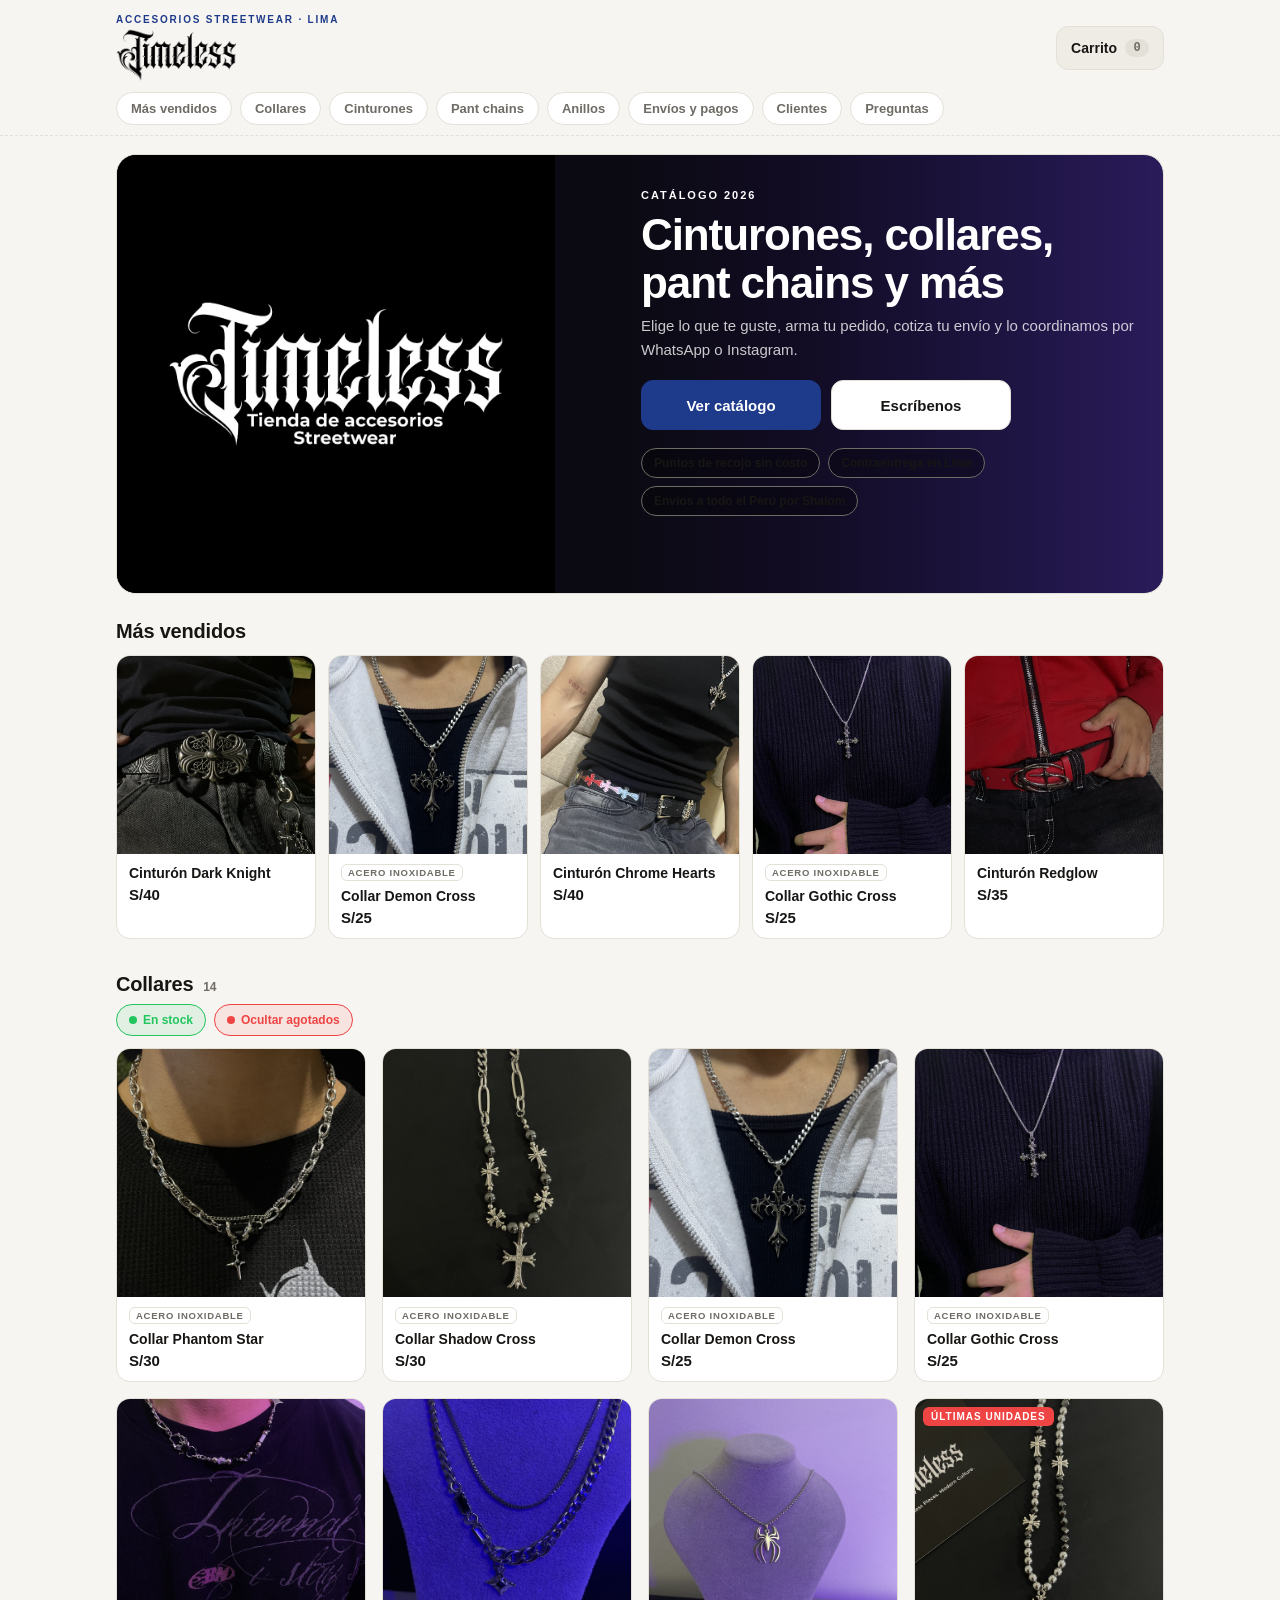
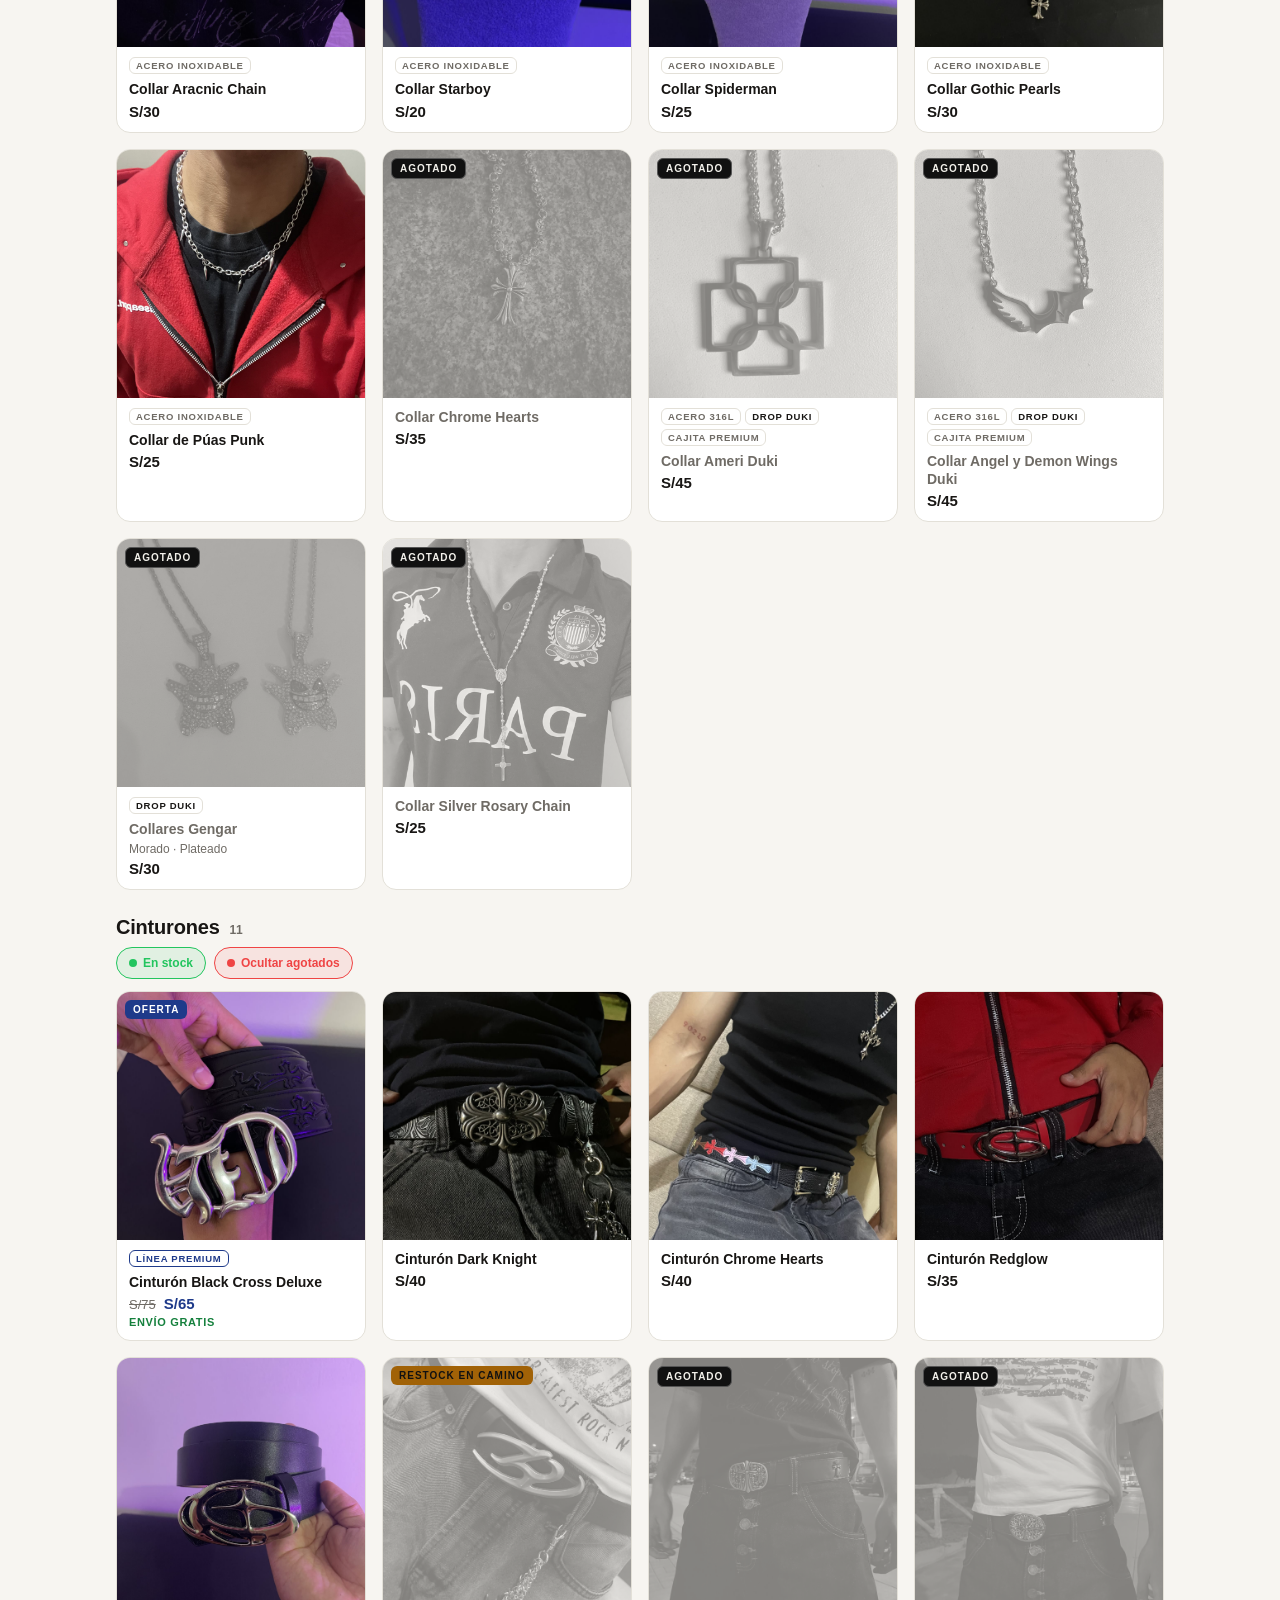
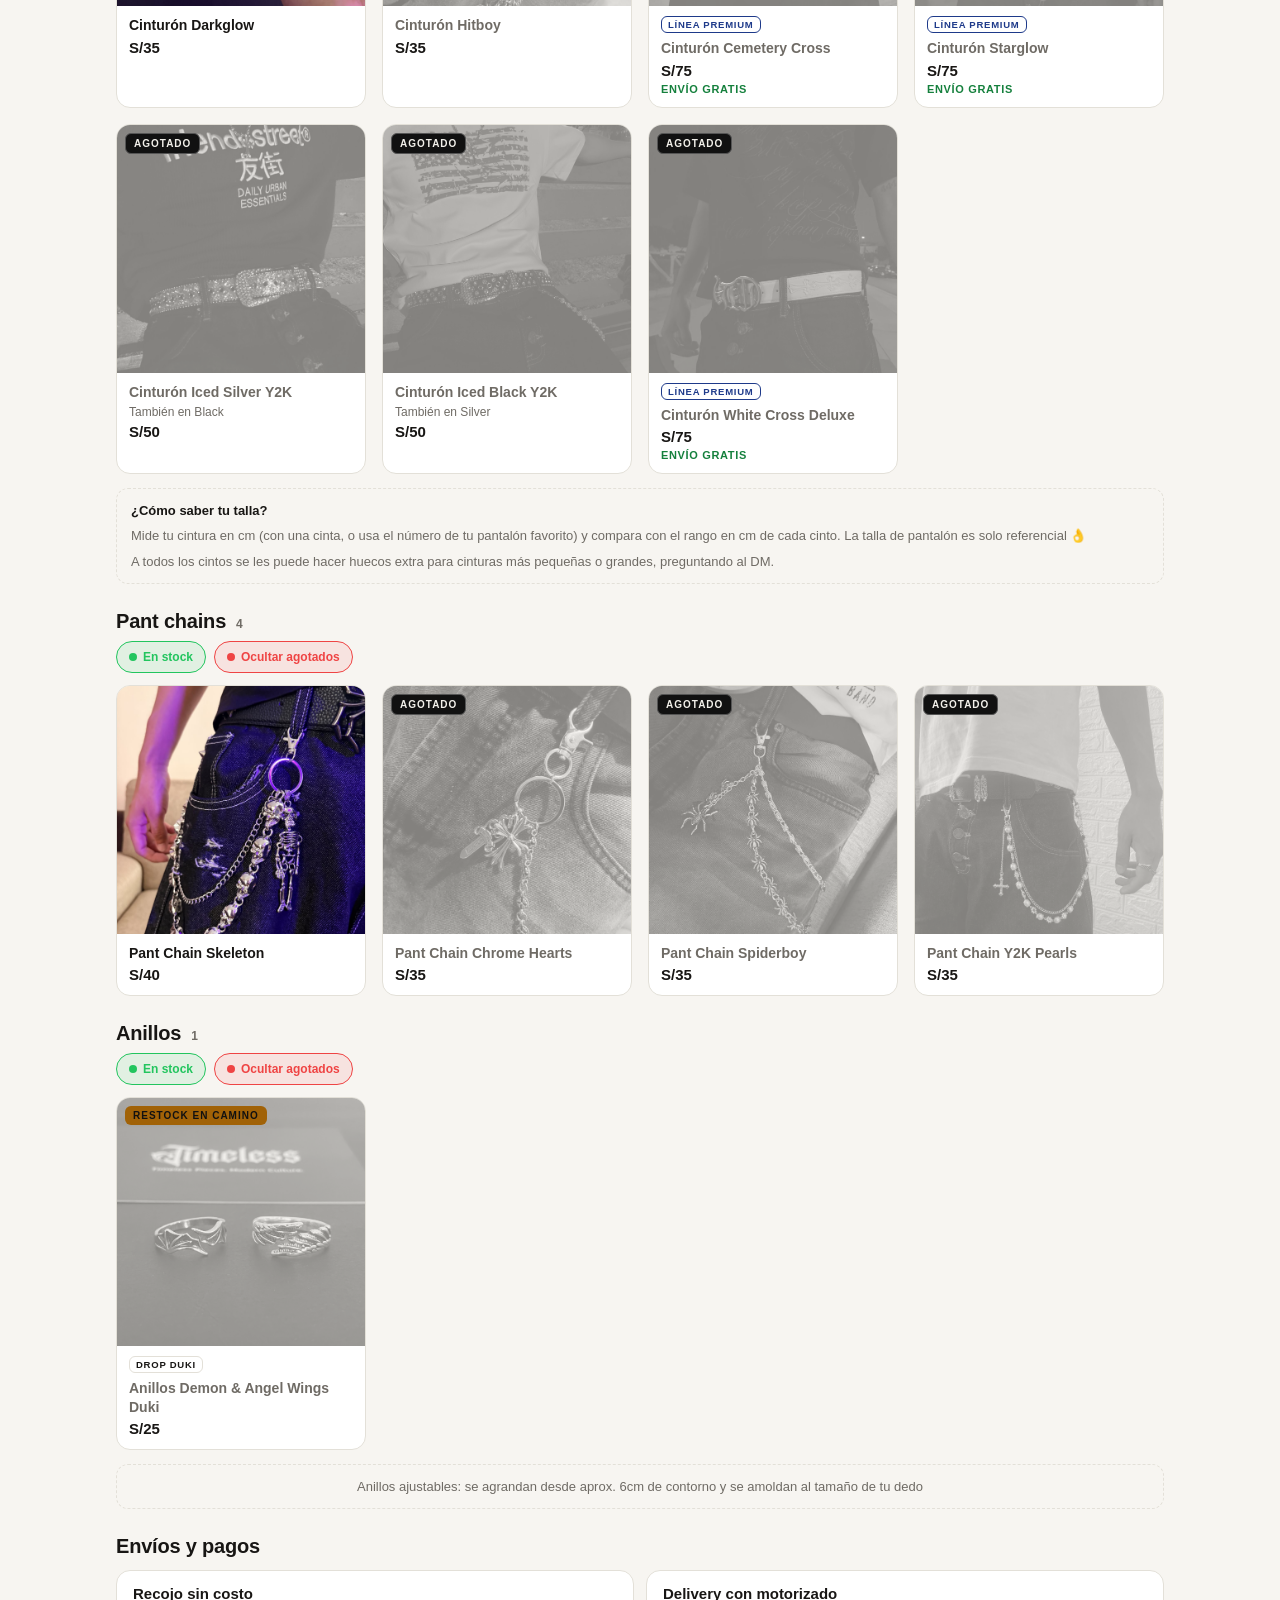
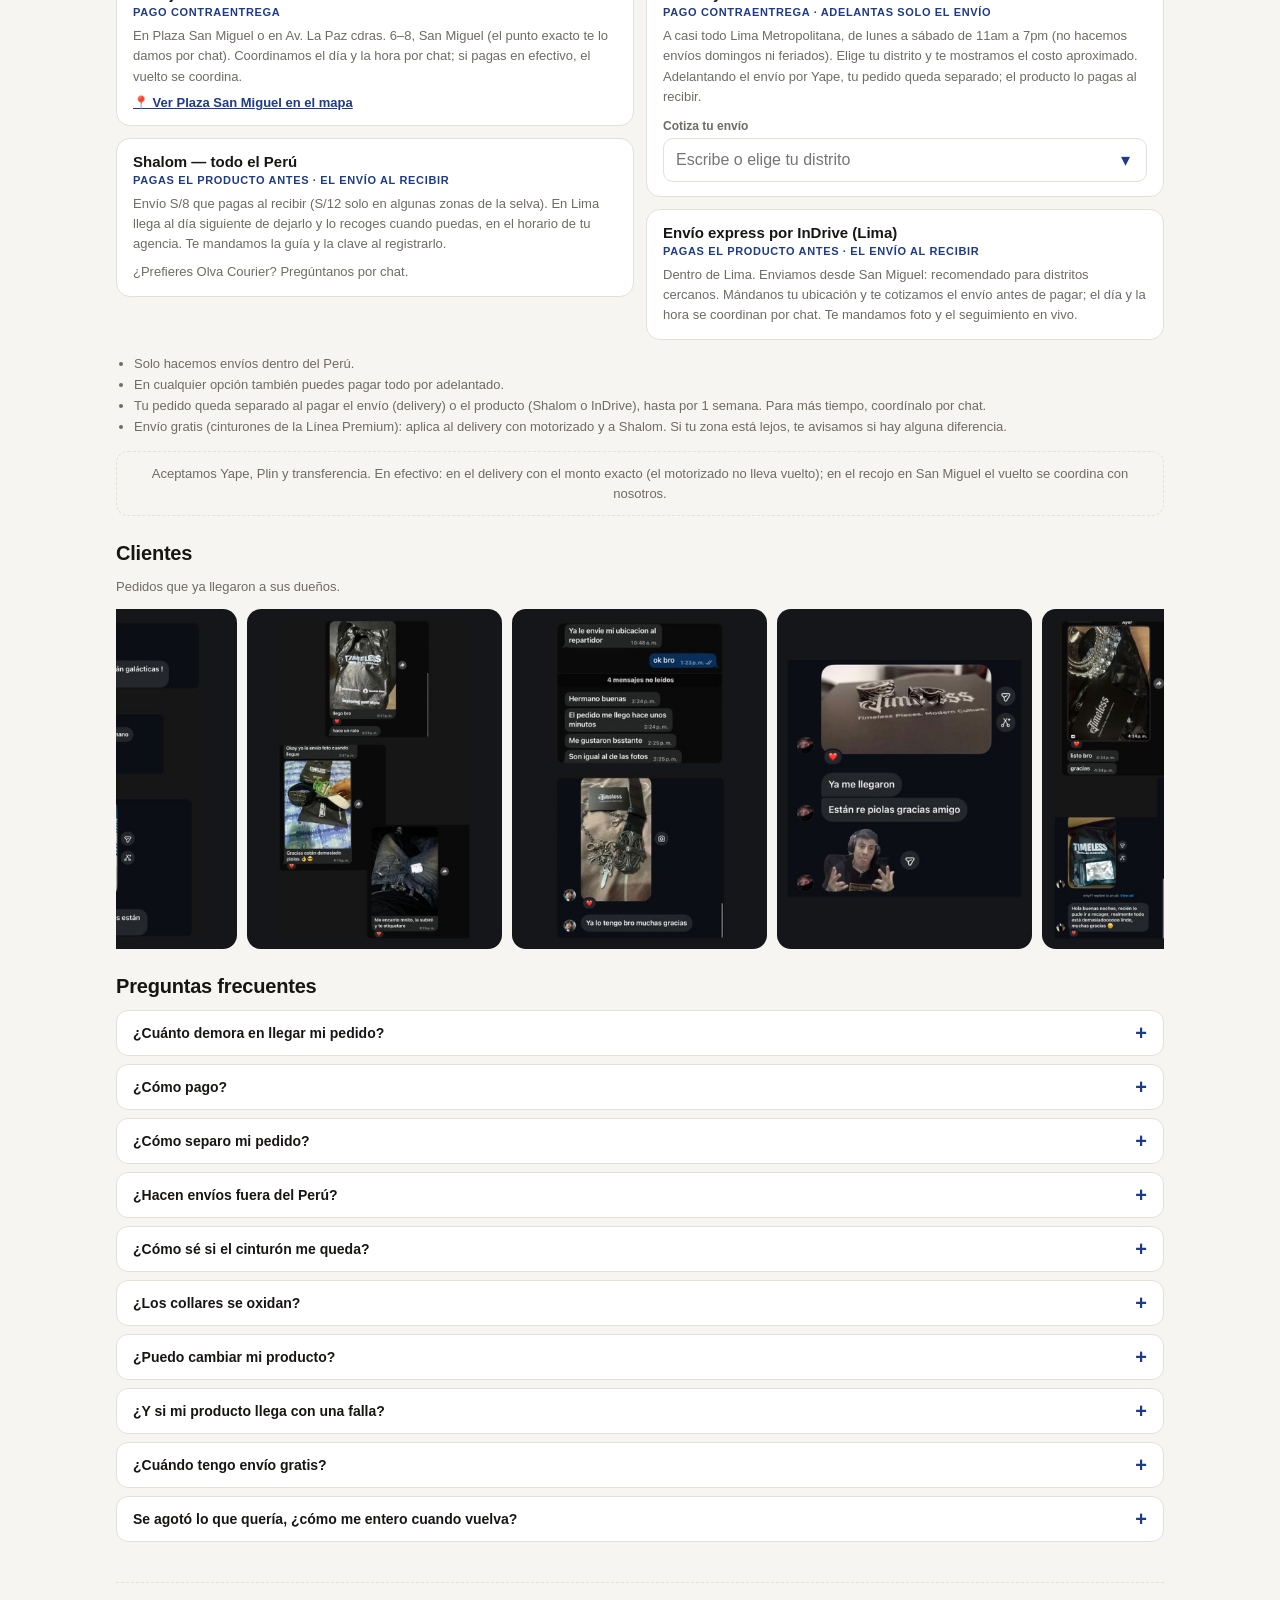
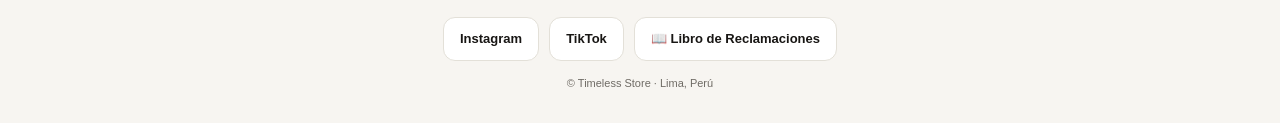
<file: index.html>
<!DOCTYPE html>
<html lang="es">
<head>
<meta charset="UTF-8">
<!-- Sin zoom de la página (ni doble toque ni pellizco): el zoom solo existe en las fotos de los productos (ver app.js). -->
<meta name="viewport" content="width=device-width, initial-scale=1.0, maximum-scale=1.0, user-scalable=no, viewport-fit=cover">
<title>Timeless Store — Catálogo</title>
<meta name="description" content="Accesorios de streetwear en Lima: cinturones, collares, pant chains y más. Arma tu pedido, cotiza tu envío y lo coordinamos por WhatsApp o Instagram.">
<link rel="canonical" href="https://timeless-store.github.io/timeless-catalogo/">
<meta name="robots" content="index, follow">
<script type="application/ld+json">
{"@context":"https://schema.org","@type":"Store","name":"Timeless Store","description":"Tienda de accesorios streetwear en Lima: cinturones, collares y pant chains.","url":"https://timeless-store.github.io/timeless-catalogo/","logo":"https://timeless-store.github.io/timeless-catalogo/icon-512.png","image":"https://timeless-store.github.io/timeless-catalogo/og-imagen.jpg","address":{"@type":"PostalAddress","addressLocality":"San Miguel","addressRegion":"Lima","addressCountry":"PE"},"areaServed":"PE","sameAs":["https://www.instagram.com/timeless.store._/","https://www.tiktok.com/@timeless.store._"]}
</script>

<!-- PWA -->
<link rel="manifest" href="manifest.json">
<meta name="theme-color" content="#141414" media="(prefers-color-scheme: dark)">
<meta name="theme-color" content="#f7f5f1" media="(prefers-color-scheme: light)">
<meta name="mobile-web-app-capable" content="yes">
<meta name="apple-mobile-web-app-capable" content="yes">
<meta name="apple-mobile-web-app-status-bar-style" content="black-translucent">
<meta name="apple-mobile-web-app-title" content="Timeless">
<link rel="apple-touch-icon" href="apple-touch-icon.png">
<link rel="icon" type="image/png" href="favicon.png">

<!-- Vista previa al compartir el link (WhatsApp, Instagram, Facebook). La imagen
     va con dirección completa porque esas apps no entienden direcciones cortas. -->
<meta property="og:type" content="website">
<meta property="og:site_name" content="Timeless Store">
<meta property="og:title" content="Timeless Store — Catálogo">
<meta property="og:description" content="Cinturones, collares, pant chains y más. Arma tu pedido, cotiza tu envío y lo coordinamos por WhatsApp o Instagram.">
<meta property="og:url" content="https://timeless-store.github.io/timeless-catalogo/">
<meta property="og:image" content="https://timeless-store.github.io/timeless-catalogo/og-imagen.jpg">
<meta property="og:image:width" content="1200">
<meta property="og:image:height" content="630">
<meta name="twitter:card" content="summary_large_image">

<link rel="stylesheet" href="style.css">
</head>
<body>

<!-- Pantalla de carga: negro puro con el logo hasta que el catálogo esté listo.
     Los estilos van aquí mismo para que se vea negra desde el primer instante. -->
<div class="carga" id="carga" style="position:fixed;inset:0;z-index:100;background:#000;display:flex;align-items:center;justify-content:center">
  <img src="img/logo-carga.png" alt="Timeless" style="width:min(62vw,340px);height:auto">
</div>

<header class="top">
  <!-- Franja de campañas (Cyber Wow, Black Friday…): se prende en config.js -->
  <div class="franja" id="franja" role="marquee" hidden></div>
  <div class="top-in">
    <a class="marca" href="#" id="marcaLink">
      <div class="eyebrow">Accesorios streetwear · Lima</div>
      <img class="marca-logo" src="img/logo-cabecera.png" alt="Timeless Store" width="268" height="120">
    </a>
    <a class="carrito-btn" href="#/carrito" aria-label="Ver carrito">
      Carrito <span class="carrito-num mono" id="carritoNum">0</span>
    </a>
  </div>
  <!-- Atajos a cada categoría (se llenan solos según lo que haya en la hoja) -->
  <nav class="cats" id="catsNav" aria-label="Categorías"></nav>
</header>

<div class="wrap">

  <!-- Aviso de modo prueba (solo aparece mientras falte configurar algo en config.js) -->
  <div class="setup-card" id="setupCard" hidden>
    <div class="setup-title">⚠️ Página en modo prueba</div>
    <div class="setup-body" id="setupBody"></div>
  </div>

  <!-- Inicio: lo primero que ve el cliente. -->
  <section class="hero">
    <!-- Foto del inicio (img/inicio.jpg, foto general de varios productos): a la izquierda en PC y arriba en celular, con degradado morado-negro -->
    <img class="hero-foto-fondo" src="img/inicio.jpg" alt="" aria-hidden="true">
    <img class="hero-foto" src="img/inicio.jpg" alt="" aria-hidden="true">
    <div class="hero-eyebrow">Catálogo 2026</div>
    <!-- Cuando haya anillos disponibles: "Cinturones, collares, pant chains, anillos y más" -->
    <h1>Cinturones, collares, pant chains y más</h1>
    <p>Elige lo que te guste, arma tu pedido, cotiza tu envío y lo coordinamos por WhatsApp o Instagram.</p>
    <!-- Aparece solo cuando hay promos activas (promos.csv) -->
    <div id="heroPromo"></div>
    <div id="heroDrop"></div>
    <!-- Botón "Ingresar código" (acceso anticipado al Black Friday): sale solo entre las fechas de ACCESO_ANTICIPADO en config.js. Va arriba de "Ver catálogo" y "Escríbenos". -->
    <div id="heroCodigo"></div>
    <div class="hero-cta">
      <a class="btn btn-primario" href="#catalogo" data-scroll="cat-mas-vendidos">Ver catálogo</a>
      <!-- Escríbenos: se elige WhatsApp o Instagram (Instagram abre directo el chat) -->
      <div class="escribenos">
        <button type="button" class="btn" id="escribenosBtn" aria-expanded="false" aria-controls="escribenosMenu">Escríbenos</button>
        <div class="escribenos-menu" id="escribenosMenu" hidden>
          <a class="btn btn-wa" id="heroWa" href="#" target="_blank" rel="noopener">WhatsApp</a>
          <a class="btn btn-ig" id="heroIg" href="#" target="_blank" rel="noopener">Instagram</a>
        </div>
      </div>
    </div>
    <!-- Los tres primeros bajan a "Envíos y pagos". -->
    <ul class="hero-chips">
      <li id="chipAviso" hidden></li>
      <li><a href="#envios" data-scroll="envios">Puntos de recojo sin costo</a></li>
      <li><a href="#envios" data-scroll="envios">Contraentrega en Lima</a></li>
      <li><a href="#envios" data-scroll="envios">Envíos a todo el Perú por Shalom</a></li>
    </ul>
  </section>

  <main id="catalogo">
    <div class="estado" id="estado">Cargando catálogo…</div>
  </main>

  <!-- Envíos y pagos: las tarjetas salen de ENVIOS en config.js (lo mismo que el carrito).
       El Yape se muestra recién en el carrito, al elegir cómo recibir el pedido. -->
  <section class="cat" id="envios">
    <h2 class="cat-titulo">Envíos y pagos</h2>
    <div class="envios" id="enviosCards"></div>
    <ul class="envios-notas">
      <li>Solo hacemos envíos dentro del Perú.</li>
      <li>En cualquier opción también puedes pagar todo por adelantado.</li>
      <li>Tu pedido queda separado al pagar el envío (delivery) o el producto (Shalom o InDrive), hasta por 1 semana. Para más tiempo, coordínalo por chat.</li>
      <li>Envío gratis (cinturones de la Línea Premium<span class="solo-promos"> y promos</span>): aplica al delivery con motorizado y a Shalom. Si tu zona está lejos, te avisamos si hay alguna diferencia.</li>
    </ul>
    <p class="frase-talla">Aceptamos Yape, Plin y transferencia. En efectivo: en el delivery con el monto exacto (el motorizado no lleva vuelto); en el recojo en San Miguel el vuelto se coordina con nosotros.</p>
  </section>

  <!-- Clientes: fotos de pedidos entregados (CLIENTES_FOTOS en config.js), en un carrusel que gira solo. -->
  <section class="cat" id="clientes">
    <h2 class="cat-titulo">Clientes</h2>
    <p class="sub-desc">Pedidos que ya llegaron a sus dueños.</p>
    <div class="clientes" id="clientesCarrusel"></div>
  </section>

  <!-- Preguntas frecuentes. Se abren tocando la pregunta. -->
  <section class="cat faq" id="faq">
    <h2 class="cat-titulo">Preguntas frecuentes</h2>
    <details>
      <summary>¿Cuánto demora en llegar mi pedido?</summary>
      <div class="faq-resp">
        <p><b>En Lima:</b> el recojo en San Miguel se coordina por chat, y a veces puede ser el mismo día. El envío express por InDrive llega el mismo día o en menos de 24 horas, según disponibilidad. El delivery con motorizado llega al día siguiente de dejarlo, de lunes a sábado de 11am a 7pm; a Ventanilla, Lurín, Lurigancho (Chosica), Ancón y Cieneguilla, en 48 horas.</p>
        <p><b>En provincias:</b> por Shalom, de 1 a 3 días según la ciudad, contados desde que dejamos tu pedido en la agencia (ese día lo coordinamos por chat). Te mandamos el código de seguimiento.</p>
      </div>
    </details>
    <details>
      <summary>¿Cómo pago?</summary>
      <div class="faq-resp">
        <p>Con Yape, Plin o transferencia. En efectivo: en el delivery con el monto exacto (el motorizado no lleva vuelto); en el recojo en San Miguel el vuelto se coordina con nosotros por chat.</p>
        <p>En el recojo y en el delivery de Lima pagas el producto al recibir. Por Shalom e InDrive pagas el producto antes de enviar. En cualquier opción también puedes pagar todo por adelantado.</p>
      </div>
    </details>
    <details>
      <summary>¿Cómo separo mi pedido?</summary>
      <div class="faq-resp">
        <p>En delivery, adelantando el envío. Por Shalom o InDrive, pagando el producto. Lo separamos hasta por 1 semana; si lo necesitas para más adelante, coordínalo por chat.</p>
      </div>
    </details>
    <details>
      <summary>¿Hacen envíos fuera del Perú?</summary>
      <div class="faq-resp"><p>Por ahora solo enviamos dentro del Perú.</p></div>
    </details>
    <details>
      <summary>¿Cómo sé si el cinturón me queda?</summary>
      <div class="faq-resp">
        <p>Mide tu cintura en cm (con una cinta, o usa el número de tu pantalón favorito) y compara con el rango en cm de cada cinto. La talla de pantalón es solo referencial.</p>
        <p>A los cintos se les pueden hacer huecos extra para cinturas más pequeñas o más grandes, pero depende de cada cinturón: algunos aceptan solo uno y otros varios. Escríbenos y te ayudamos.</p>
      </div>
    </details>
    <details>
      <summary>¿Los collares se oxidan?</summary>
      <div class="faq-resp">
        <p>Cada producto dice su material. Los de acero inoxidable no se oxidan: aguantan el agua y el uso diario. Los de aleación duran más si evitas mojarlos y el contacto con perfume o químicos, y los guardas secos.</p>
      </div>
    </details>
    <details>
      <summary>¿Puedo cambiar mi producto?</summary>
      <div class="faq-resp">
        <p>Sí, dentro de las 48 horas de recibido, sin uso y en su empaque. Los envíos del cambio los cubres tú, y si el nuevo producto cuesta más, pagas la diferencia.</p>
        <p><b>En Lima:</b> el motorizado te lleva el nuevo y recoge el anterior en la misma visita. <b>En provincias:</b> nos lo envías por Shalom u Olva, lo revisamos y te mandamos el nuevo. Todo se coordina por chat.</p>
      </div>
    </details>
    <details>
      <summary>¿Y si mi producto llega con una falla?</summary>
      <div class="faq-resp">
        <p>Escríbenos <b>dentro de las 48 horas de recibido</b>, con fotos o un video de la falla. Pasado ese plazo ya no podemos atenderlo como falla. Lo revisamos y te damos una solución según el caso: cambio, otro producto o la devolución de tu dinero.</p>
        <p>Revisamos cada caso: si el daño es por mal uso, golpes, caídas o roturas, no aplica cambio ni devolución. Tampoco hacemos devoluciones por cambio de opinión.</p>
      </div>
    </details>
    <details>
      <summary>¿Cuándo tengo envío gratis?</summary>
      <div class="faq-resp">
        <p>Solo si en el producto o en tu carrito dice <b>"Envío gratis"</b>.<span class="solo-promos"> Si una promo trae envío gratis, aplica solo a ese combo, no a sus productos por separado.</span></p>
        <p>Aplica al delivery con motorizado y a Shalom. Si tu zona está lejos, te avisamos si hay alguna diferencia. Por InDrive también puede salir con envío gratis, pero se cotiza por chat, porque el costo varía según tu ubicación.</p>
      </div>
    </details>
    <details>
      <summary>Se agotó lo que quería, ¿cómo me entero cuando vuelva?</summary>
      <div class="faq-resp">
        <p>Entra al producto y toca "Avísame por WhatsApp" o "Avísame por Instagram". Te escribimos apenas llegue.</p>
        <p>No todos los productos vuelven al mismo tiempo: algunos tardan más que otros. Si quieres saber el tiempo estimado, pregúntanos por chat.</p>
      </div>
    </details>
  </section>

  <footer class="pie">
    <div class="pie-links">
      <a id="pieInstagram" href="#" target="_blank" rel="noopener">Instagram</a>
      <a id="pieTikTok" href="#" target="_blank" rel="noopener" hidden>TikTok</a>
      <!-- Ley 32495: el Libro de Reclamaciones tiene que estar a menos de 2 clics del inicio. Aquí está a 1. -->
      <a class="libro-link" href="reclamaciones.html">📖 Libro de Reclamaciones</a>
    </div>
    <div class="pie-copy">© Timeless Store · Lima, Perú</div>
    <!-- Aparece solo cuando el píxel de Meta está activo (META_PIXEL_ID en config.js) -->
    <p class="pie-copy" id="pixelAviso" hidden>Usamos el píxel de Meta para medir nuestros anuncios (usa cookies). Tu pedido y tus datos de envío no se comparten con Meta.</p>
  </footer>

</div>

<!-- Ficha de producto -->
<div class="overlay" id="fichaOverlay" hidden>
  <div class="sheet" role="dialog" aria-modal="true" aria-label="Ficha de producto">
    <button type="button" class="sheet-close" data-cerrar aria-label="Cerrar">✕</button>
    <div id="fichaBody"></div>
  </div>
</div>

<!-- Arma tu combo (promociones) -->
<div class="overlay" id="comboOverlay" hidden>
  <div class="sheet" role="dialog" aria-modal="true" aria-label="Arma tu combo">
    <button type="button" class="sheet-close" data-cerrar aria-label="Cerrar">✕</button>
    <div id="comboBody"></div>
  </div>
</div>

<!-- Ingresar código de acceso anticipado -->
<div class="overlay" id="codigoOverlay" hidden>
  <div class="sheet sheet-codigo" role="dialog" aria-modal="true" aria-label="Acceso anticipado">
    <button type="button" class="sheet-close" data-cerrar aria-label="Cerrar">✕</button>
    <div id="codigoBody"></div>
  </div>
</div>

<!-- Carrito y cierre del pedido -->
<div class="overlay" id="carritoOverlay" hidden>
  <div class="sheet" role="dialog" aria-modal="true" aria-label="Tu pedido">
    <button type="button" class="sheet-close" data-cerrar aria-label="Cerrar">✕</button>
    <div id="carritoBody"></div>
  </div>
</div>

<a class="barra-carrito" id="barraCarrito" href="#/carrito" aria-label="Ver carrito"><span class="barra-izq">🛒 <span id="barraTxt">Ver carrito</span></span><span class="barra-der"><b id="barraTotal" class="mono"></b> ›</span></a>
<div class="toast" id="toast" role="status" aria-live="polite"></div>

<!-- Estadísticas sin cookies (GoatCounter): https://timeless.goatcounter.com -->
<script data-goatcounter="https://timeless.goatcounter.com/count" async src="https://gc.zgo.at/count.js"></script>
<script src="config.js"></script>
<script src="app.js"></script>
<script>
  // El service worker solo existe en http/https (abriendo el archivo con doble clic no hay).
  if ('serviceWorker' in navigator && location.protocol.indexOf('http') === 0) {
    var swRefreshing = false;
    var hadController = !!navigator.serviceWorker.controller;
    navigator.serviceWorker.addEventListener('controllerchange', function () {
      if (swRefreshing || !hadController) return;
      swRefreshing = true;
      window.location.reload();
    });
    window.addEventListener('load', function () {
      navigator.serviceWorker.register('service-worker.js').then(function (reg) {
        reg.update();
        reg.addEventListener('updatefound', function () {
          var nw = reg.installing;
          if (!nw) return;
          nw.addEventListener('statechange', function () {
            if (nw.state === 'installed' && navigator.serviceWorker.controller) {
              nw.postMessage && nw.postMessage('skipWaiting');
            }
          });
        });
      }).catch(function (err) {
        console.log('SW no registrado:', err);
      });
    });
  }
</script>
</body>
</html>
</file>
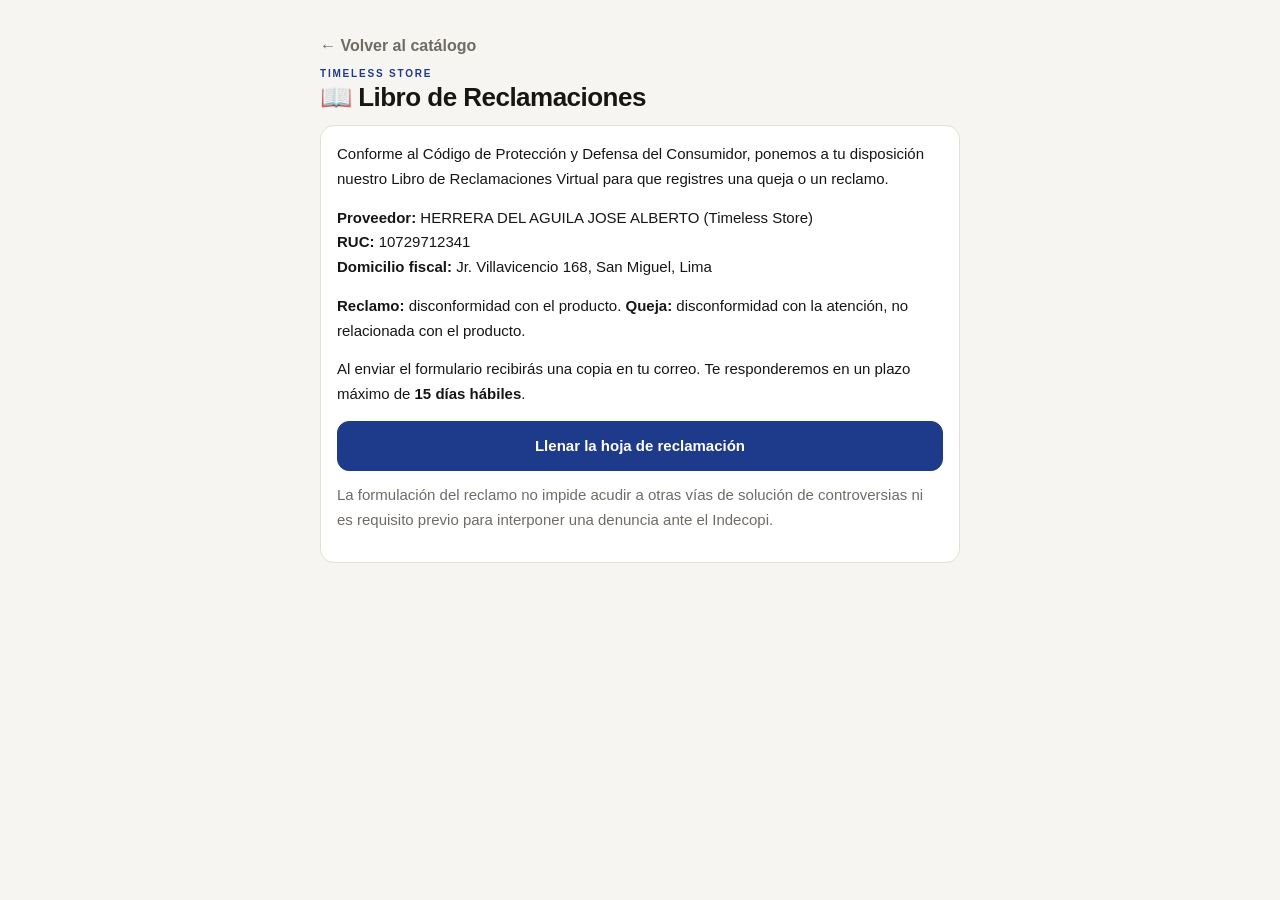
<file: reclamaciones.html>
<!DOCTYPE html>
<html lang="es">
<head>
<meta charset="UTF-8">
<meta name="viewport" content="width=device-width, initial-scale=1.0, maximum-scale=1.0, user-scalable=no, viewport-fit=cover">
<title>Libro de Reclamaciones — Timeless Store</title>
<meta name="theme-color" content="#141414" media="(prefers-color-scheme: dark)">
<meta name="theme-color" content="#f7f5f1" media="(prefers-color-scheme: light)">
<link rel="apple-touch-icon" href="apple-touch-icon.png">
<link rel="icon" type="image/png" href="favicon.png">
<link rel="stylesheet" href="style.css">
</head>
<body>

<div class="wrap">
  <div class="pagina">
    <a class="volver" href="./">← Volver al catálogo</a>
    <div class="eyebrow">Timeless Store</div>
    <h1>📖 Libro de Reclamaciones</h1>

    <!-- El formulario es un Google Forms de Alberto (aparte de todo lo del dashboard).
         Su link va en config.js -> LIBRO_RECLAMACIONES_FORM. Mientras esté vacío,
         se muestra el aviso de "falta el formulario". -->
    <div class="setup-card" id="avisoForm" style="margin:0 0 16px">
      <div class="setup-title">⚠️ Falta el formulario</div>
      <div class="setup-body">
        Mientras terminamos de habilitar el formulario, escríbenos por Instagram
        (<a id="igLink" href="#" target="_blank" rel="noopener">@<span id="igUser"></span></a>)
        y atenderemos tu caso.
      </div>
    </div>

    <div class="card">
      <p>Conforme al Código de Protección y Defensa del Consumidor, ponemos a tu disposición
      nuestro Libro de Reclamaciones Virtual para que registres una queja o un reclamo.</p>
      <p><b>Proveedor:</b> HERRERA DEL AGUILA JOSE ALBERTO (Timeless Store)<br>
      <b>RUC:</b> 10729712341<br>
      <b>Domicilio fiscal:</b> Jr. Villavicencio 168, San Miguel, Lima</p>
      <p><b>Reclamo:</b> disconformidad con el producto. <b>Queja:</b> disconformidad con la atención, no relacionada con el producto.</p>
      <p>Al enviar el formulario recibirás una copia en tu correo. Te responderemos en un plazo máximo de <b>15 días hábiles</b>.</p>
      <a class="btn btn-primario" id="formLink" href="#" target="_blank" rel="noopener" hidden>Llenar la hoja de reclamación</a>
      <p class="nota-chica" style="margin-top:12px">La formulación del reclamo no impide acudir a otras vías de solución de controversias ni es requisito previo para interponer una denuncia ante el Indecopi.</p>
    </div>
  </div>
</div>

<script src="config.js"></script>
<script>
  // Instagram y el link del formulario salen de config.js.
  (function () {
    var c = (typeof CATALOGO_CONFIG !== 'undefined') ? CATALOGO_CONFIG : {};
    var u = c.INSTAGRAM_USUARIO || '';
    document.getElementById('igUser').textContent = u;
    document.getElementById('igLink').href = 'https://www.instagram.com/' + encodeURIComponent(u) + '/';
    if (c.LIBRO_RECLAMACIONES_FORM) {
      var a = document.getElementById('formLink');
      a.href = c.LIBRO_RECLAMACIONES_FORM;
      a.hidden = false;
      document.getElementById('avisoForm').hidden = true;
    }
  })();
</script>
</body>
</html>
</file>
<file: style.css>
/* Paleta: negro de la marca con acento azul marino (pedido de Alberto, 18-oct-2026); --accent es para fondos y bordes, --accent-txt para letras (más claro en tema oscuro, para que se lea). */
:root{
  --bg:#141414;
  --card:#1c1c1c;
  --line:#2c2c2c;
  --bone:#f2f0ea;
  --muted:#8a8680;
  --accent:#1f3f99;
  --accent-txt:#8fa9ff;
  --accent-dim:#0c1838;
  --chip:#111111;
  --ok:#4ade80;
  --bad:#fb7185;
  --warn:#facc15;
  --sombra:rgba(0,0,0,.6);
  color-scheme:dark;
}
/* Tema claro: el "Blanco" del dashboard. Aquí no hay selector de color porque
   la página es para clientes: sigue lo que tenga puesto su celular. */
@media (prefers-color-scheme: light){
  :root{
    --bg:#f7f5f1;
    --card:#ffffff;
    --line:#e3e0d8;
    --bone:#181614;
    --muted:#6f6b65;
    --accent:#1e3a8a;
    --accent-txt:#1e3a8a;
    --accent-dim:#dbe3f7;
    --chip:#efece6;
    --ok:#15803d;
    --bad:#be123c;
    --warn:#a16207;
    --sombra:rgba(0,0,0,.35);
    color-scheme:light;
  }
}
*{box-sizing:border-box;}
/* "hidden" siempre oculta, aunque la clase diga otra cosa (ej. un .btn). */
[hidden]{display:none !important;}
html{
  /* Evita que Safari/iOS agrande el texto por su cuenta. */
  -webkit-text-size-adjust:100%;
  text-size-adjust:100%;
  scroll-behavior:smooth;
}
body{
  margin:0;
  background:var(--bg);
  color:var(--bone);
  font-family:-apple-system,BlinkMacSystemFont,"Segoe UI",Roboto,sans-serif;
  min-height:100vh;
}
/* Con una ficha o el carrito abiertos, el fondo no debe moverse al deslizar. */
body.sin-scroll{overflow:hidden;position:fixed;left:0;right:0;width:100%;}
a{color:inherit;}
button{font-family:inherit;}
.mono{font-family:"SFMono-Regular",Consolas,"Liberation Mono",Menlo,monospace;}
.wrap{
  max-width:1080px;
  margin:0 auto;
  padding:0 16px calc(env(safe-area-inset-bottom, 0px) + 30px);
}

/* ---------- Cabecera fija: marca, carrito y atajos de categoría ---------- */
.top{
  position:sticky;
  top:0;
  z-index:20;
  background:var(--bg);
  border-bottom:1px dashed var(--line);
  padding-top:env(safe-area-inset-top, 0px);
}
.top-in{
  max-width:1080px;
  margin:0 auto;
  padding:14px 16px 10px;
  display:flex;
  justify-content:space-between;
  align-items:center;
  gap:12px;
}
.marca{text-decoration:none;min-width:0;}
.eyebrow{
  font-size:10px;
  letter-spacing:.18em;
  text-transform:uppercase;
  color:var(--accent-txt);
  font-weight:700;
  margin-bottom:3px;
}
.marca-nombre{
  font-size:22px;
  font-weight:800;
  letter-spacing:-0.02em;
}
.carrito-btn{
  flex-shrink:0;
  display:flex;
  align-items:center;
  gap:8px;
  /* 44px: tamaño mínimo cómodo para tocar con el dedo. */
  min-height:44px;
  padding:0 14px;
  background:var(--chip);
  border:1px solid var(--line);
  border-radius:12px;
  font-size:14px;
  font-weight:700;
  text-decoration:none;
}
.carrito-num{
  min-width:24px;
  padding:2px 6px;
  border-radius:999px;
  background:var(--line);
  color:var(--muted);
  font-size:12px;
  text-align:center;
}
.carrito-num.con{background:var(--accent);color:#fff;}
.cats{
  max-width:1080px;
  margin:0 auto;
  padding:0 16px 10px;
  display:flex;
  gap:8px;
  overflow-x:auto;
  scrollbar-width:none;
}
.cats::-webkit-scrollbar{display:none;}
.cats:empty{display:none;}
.cats a{
  flex-shrink:0;
  padding:8px 14px;
  border:1px solid var(--line);
  border-radius:999px;
  background:var(--card);
  font-size:13px;
  font-weight:600;
  text-decoration:none;
  color:var(--muted);
}
.cats a:hover,.cats a:active{color:var(--bone);border-color:var(--muted);}

/* ---------- Aviso de modo prueba ---------- */
.setup-card{
  margin-top:16px;
  background:var(--card);
  border:1px dashed var(--accent);
  border-radius:14px;
  padding:14px 16px;
}
.setup-title{font-weight:800;margin-bottom:6px;}
.setup-body{font-size:13px;color:var(--muted);line-height:1.6;}
.setup-body ul{margin:0;padding-left:18px;}

.estado{
  padding:60px 0;
  text-align:center;
  color:var(--muted);
  font-size:14px;
  line-height:1.6;
}

/* ---------- Grilla por categoría ---------- */
.cat{
  padding-top:26px;
  /* Para que al saltar a una categoría el título no quede tapado por la cabecera fija. */
  scroll-margin-top:118px;
}
.cat-titulo{
  display:flex;
  align-items:baseline;
  gap:10px;
  margin:0 0 12px;
  font-size:20px;
  font-weight:800;
  letter-spacing:-0.01em;
}
.cat-cuenta{font-size:12px;color:var(--muted);font-weight:600;}
.grilla{
  display:grid;
  /* Celular primero: 2 columnas. Se abre a 3 y 4 en pantallas más anchas. */
  grid-template-columns:repeat(2, minmax(0, 1fr));
  gap:12px;
}
@media (min-width:640px){ .grilla{grid-template-columns:repeat(3, minmax(0, 1fr));gap:16px;} }
@media (min-width:920px){ .grilla{grid-template-columns:repeat(4, minmax(0, 1fr));} }

.prod{
  display:flex;
  flex-direction:column;
  background:var(--card);
  border:1px solid var(--line);
  border-radius:14px;
  overflow:hidden;
  text-decoration:none;
}
.prod:hover{border-color:var(--muted);}
.prod:focus-visible,.cats a:focus-visible,.carrito-btn:focus-visible,.btn:focus-visible,.sheet-close:focus-visible{
  outline:2px solid var(--accent);
  outline-offset:2px;
}
.prod-foto{
  position:relative;
  aspect-ratio:1/1;
  overflow:hidden;
  flex-shrink:0;
  background:var(--chip);
}
.prod-foto img{
  width:100%;
  height:100%;
  object-fit:cover;
  display:block;
  position:absolute;
  inset:0;
}
.prod.agotado .prod-foto img{opacity:.45;filter:grayscale(1);}
.tags{
  position:absolute;
  top:8px;
  left:8px;
  right:8px;
  display:flex;
  flex-wrap:wrap;
  gap:4px;
}
.tag-nuevo{background:var(--bone);color:var(--bg);}
.envio-gratis{
  font-size:11px;
  font-weight:800;
  letter-spacing:.06em;
  text-transform:uppercase;
  color:var(--ok);
}
.envio-gratis-caja{
  margin-top:8px;
  padding:10px 12px;
  border:1px solid var(--ok);
  border-radius:10px;
  font-size:12px;
}
.tag{
  padding:4px 8px;
  border-radius:6px;
  font-size:10px;
  font-weight:800;
  letter-spacing:.1em;
  text-transform:uppercase;
}
.tag-oferta{background:var(--accent);color:#fff;}
.tag-agotado{background:#111;color:#f2f0ea;border:1px solid #555;}
.tag-restock{background:var(--warn);color:#111;}
.tag-pocos{background:#111;color:var(--warn);border:1px solid var(--warn);}
.pocos{margin-top:6px;font-size:12px;font-weight:800;letter-spacing:.06em;text-transform:uppercase;color:var(--warn);}
.prod-info{padding:10px 12px 12px;display:flex;flex-direction:column;gap:4px;flex:1;}
.prod-nombre{font-size:14px;font-weight:700;line-height:1.3;}
.prod.agotado .prod-nombre{color:var(--muted);}
.precios{display:flex;align-items:baseline;gap:8px;flex-wrap:wrap;}
.precio{font-size:15px;font-weight:800;}
.precio-antes{font-size:13px;color:var(--muted);text-decoration:line-through;}
.precio-oferta{font-size:15px;font-weight:800;color:var(--accent-txt);}
.cuenta{font-size:11px;color:var(--muted);}
.cuenta b{color:var(--bone);font-weight:700;}
.agotado-txt{font-size:12px;color:var(--muted);font-weight:700;text-transform:uppercase;letter-spacing:.08em;}

.frase-talla{
  margin:14px 0 0;
  padding:12px 14px;
  border:1px dashed var(--line);
  border-radius:12px;
  font-size:13px;
  color:var(--muted);
  line-height:1.5;
  text-align:center;
}

/* ---------- Inicio (hero) ---------- */
.hero{
  margin-top:18px;
  padding:26px 20px 22px;
  border:1px solid var(--line);
  border-radius:20px;
  /* Un resplandor del color de acento sobre el fondo, sin imágenes pesadas. */
  background:
    radial-gradient(120% 140% at 0% 0%, var(--accent-dim) 0%, transparent 55%),
    var(--card);
}
.hero-eyebrow{
  font-size:11px;
  letter-spacing:.18em;
  text-transform:uppercase;
  color:var(--accent-txt);
  font-weight:800;
}
.hero h1{
  margin:10px 0 8px;
  font-size:clamp(28px, 7vw, 44px);
  line-height:1.08;
  font-weight:800;
  letter-spacing:-0.025em;
  max-width:16em;
}
.hero p{margin:0;font-size:15px;line-height:1.6;color:var(--muted);max-width:34em;}
.hero-cta{display:flex;flex-wrap:wrap;gap:10px;margin-top:18px;}
.hero-cta .btn{width:auto;flex:1 1 150px;margin-top:0;}
@media (min-width:640px){ .hero-cta .btn{flex:0 0 auto;min-width:180px;} }
.hero-chips{
  list-style:none;
  margin:18px 0 0;
  padding:0;
  display:flex;
  flex-wrap:wrap;
  gap:8px;
}
.hero-chips li{
  padding:7px 12px;
  border:1px solid var(--line);
  border-radius:999px;
  background:var(--bg);
  font-size:12px;
  font-weight:600;
  color:var(--muted);
}

/* ---------- Más vendidos, líneas y variantes ---------- */
.fila{
  display:flex;
  gap:12px;
  overflow-x:auto;
  scroll-snap-type:x proximity;
  padding-bottom:8px;
  scrollbar-width:thin;
}
.fila .prod{flex:0 0 160px;scroll-snap-align:start;}
@media (min-width:640px){ .fila .prod{flex-basis:200px;} }
.sub-titulo{
  margin:20px 0 4px;
  font-size:12px;
  letter-spacing:.14em;
  text-transform:uppercase;
  color:var(--accent-txt);
  font-weight:800;
}
.sub-desc{margin:0 0 12px;font-size:13px;line-height:1.5;color:var(--muted);}
.variantes-txt{font-size:12px;color:var(--muted);}
.variantes{margin-top:12px;}
.variantes-titulo{
  font-size:10px;
  text-transform:uppercase;
  letter-spacing:.12em;
  color:var(--muted);
  font-weight:700;
  margin-bottom:8px;
}
.chips{display:flex;flex-wrap:wrap;gap:8px;}
.chip{
  min-height:44px;
  padding:0 16px;
  border-radius:999px;
  border:1px solid var(--line);
  background:var(--card);
  color:var(--bone);
  font-size:14px;
  font-weight:700;
  cursor:pointer;
}
.chip.activo{border-color:var(--accent);box-shadow:0 0 0 1px var(--accent);}
.chip.agotado{color:var(--muted);}
.chip:focus-visible,.opcion:focus-within{outline:2px solid var(--accent);outline-offset:2px;}
.promo-caja{
  margin-top:12px;
  padding:10px 12px;
  border:1px dashed var(--accent);
  border-radius:10px;
  font-size:13px;
  line-height:1.6;
}
.galeria-pista video{
  flex:0 0 100%;
  width:100%;
  aspect-ratio:1/1;
  object-fit:contain;
  background:#000;
  scroll-snap-align:center;
  display:block;
}

/* ---------- Carrito: promos y envío ---------- */
.fila-total{display:flex;justify-content:space-between;padding-top:8px;font-size:14px;}
.promo-linea{
  display:flex;
  justify-content:space-between;
  gap:12px;
  padding-top:6px;
  font-size:13px;
  font-weight:700;
  color:var(--ok);
}
.envio-bloque{margin-top:18px;}
.opcion{
  display:flex;
  gap:12px;
  align-items:flex-start;
  margin-top:8px;
  padding:12px;
  border:1px solid var(--line);
  border-radius:12px;
  background:var(--card);
  cursor:pointer;
}
.opcion.sel{border-color:var(--accent);}
.opcion input{margin:3px 0 0;accent-color:var(--accent);width:18px;height:18px;flex-shrink:0;}
.opcion-cuerpo{display:flex;flex-direction:column;gap:4px;flex:1;min-width:0;}
.opcion-fila{display:flex;justify-content:space-between;gap:12px;}
.opcion-nombre{font-size:14px;font-weight:700;}
.opcion-precio{font-size:13px;font-weight:800;text-align:right;max-width:55%;}
.opcion-nota{font-size:12px;line-height:1.5;color:var(--muted);}
.resumen-total{margin-top:6px;border-top:1px dashed var(--line);}

/* ---------- Envíos y pagos ---------- */
.envios{display:grid;grid-template-columns:1fr;gap:12px;align-items:start;}
.envios-col{display:flex;flex-direction:column;gap:12px;}
@media (min-width:760px){ .envios{grid-template-columns:repeat(2, minmax(0, 1fr));} }
.envio-card{
  background:var(--card);
  border:1px solid var(--line);
  border-radius:14px;
  padding:14px 16px;
}
.envio-titulo{font-size:15px;font-weight:800;}
.envio-pago{
  margin-top:4px;
  font-size:11px;
  font-weight:800;
  letter-spacing:.06em;
  text-transform:uppercase;
  color:var(--accent-txt);
}
.envio-card p{margin:8px 0 0;font-size:13px;line-height:1.55;color:var(--muted);}
.aviso-titulo{margin:16px 0 -4px;font-size:14px;font-weight:700;text-align:center;}
.envio-card .campo{margin-top:12px;}
.envios-notas{margin:14px 0 0;padding-left:18px;font-size:13px;line-height:1.6;color:var(--muted);}
.hero-chips a{color:inherit;text-decoration:none;}
.hero-chips li:has(a){border-color:var(--muted);color:var(--bone);}
.hero-chips li:has(a):hover{border-color:var(--accent);}

/* ---------- Etiquetas: Línea Premium, acero, colección ---------- */
.etqs{position:relative;display:flex;flex-wrap:wrap;gap:4px;margin-bottom:2px;}
.sheet .etqs{margin:-4px 0 10px;}
.etq{
  font-size:9.5px;
  font-weight:800;
  letter-spacing:.08em;
  text-transform:uppercase;
  color:var(--muted);
  border:1px solid var(--line);
  border-radius:6px;
  padding:2px 6px;
}
.etq-linea{color:var(--accent-txt);border-color:var(--accent);}
.etq-col{color:var(--bone);}
/* La descripción de la línea aparece al pasar el cursor (en PC). */
.etq[data-tip]:hover::after{
  content:attr(data-tip);
  position:absolute;
  left:0;
  bottom:calc(100% + 6px);
  right:0;max-width:260px;
  padding:8px 10px;
  border-radius:8px;
  background:var(--bone);
  color:var(--bg);
  font-size:12px;
  font-weight:600;
  letter-spacing:0;
  text-transform:none;
  line-height:1.4;
  z-index:5;
  box-shadow:0 6px 20px var(--sombra);
}
.linea-desc{margin:0 0 4px;font-size:13px;line-height:1.5;color:var(--muted);}
.linea-desc b{color:var(--accent-txt);}

/* ---------- Botón "?" con explicación ---------- */
.info{position:relative;display:inline-block;vertical-align:middle;}
.info-btn{
  width:20px;height:20px;
  border-radius:50%;
  border:1px solid var(--muted);
  background:transparent;
  color:var(--bone);
  font-size:11px;
  font-weight:800;
  line-height:1;
  padding:0;
  cursor:pointer;
  margin-left:4px;
}
.info-pop{
  display:none;
  position:absolute;
  left:-10px;
  top:calc(100% + 6px);
  width:min(290px, 80vw);
  padding:10px 12px;
  border-radius:10px;
  background:var(--card);
  border:1px solid var(--muted);
  color:var(--bone);
  font-size:12.5px;
  font-weight:500;
  letter-spacing:0;
  text-transform:none;
  line-height:1.5;
  z-index:10;
  box-shadow:0 8px 24px var(--sombra);
}
.info-pop p{margin:6px 0 0;}
.info-pop img{display:block;width:100%;border-radius:8px;margin:8px 0;}
/* En PC se abre al pasar el cursor; en celular solo al tocar (y se cierra al tocar de nuevo). */
@media (hover:hover) and (pointer:fine){ .info:hover .info-pop{display:block;} }
.info.abierto .info-pop{display:block;}
.guia-talla{
  margin-top:14px;
  padding:12px 14px;
  border:1px dashed var(--line);
  border-radius:12px;
  font-size:13px;
  line-height:1.55;
  color:var(--muted);
}
.guia-titulo{font-weight:800;color:var(--bone);}
.guia-talla p{margin:6px 0 0;}

/* ---------- Carrito: detalle del envío ---------- */
.envio-detalle{
  margin:-2px 0 4px;
  padding:12px;
  border:1px solid var(--accent);
  border-top:0;
  border-radius:0 0 12px 12px;
  background:var(--chip);
}
.opcion.sel:has(+ .envio-detalle){border-radius:12px 12px 0 0;}
.campo{display:flex;flex-direction:column;gap:5px;margin-top:10px;font-size:12px;font-weight:700;color:var(--muted);}
.campo:first-child{margin-top:0;}
.campo input{
  min-height:44px;
  padding:0 12px;
  border-radius:10px;
  border:1px solid var(--line);
  background:var(--card);
  color:var(--bone);
  font-size:16px;   /* 16px: así el iPhone no hace zoom al escribir */
  font-family:inherit;
  width:100%;
}
.campo input:focus{outline:2px solid var(--accent);outline-offset:1px;}
.datos-form{margin-top:14px;}
label.chip{display:inline-flex;align-items:center;}
label.chip input{position:absolute;opacity:0;pointer-events:none;}
label.chip:focus-within{outline:2px solid var(--accent);outline-offset:2px;}
.envio-detalle .chips{margin-top:2px;}
.envio-detalle .chip{min-height:40px;font-size:13px;padding:0 14px;}
.cotiz{
  margin-top:10px;
  padding:10px 12px;
  border-radius:10px;
  background:var(--card);
  border:1px solid var(--line);
  font-size:13px;
}
.cotiz-fila{display:flex;justify-content:space-between;gap:10px;}
.cotiz-fila b{text-align:right;}
.cotiz-nota{margin-top:4px;font-size:12px;line-height:1.5;color:var(--muted);}
.cotiz-ok{color:var(--ok);}
.cotiz-no{color:var(--warn);border-color:var(--warn);line-height:1.5;}
.recomendado{
  margin-top:10px;
  padding:10px 12px;
  border-radius:10px;
  border:1px dashed var(--ok);
  font-size:12.5px;
  line-height:1.5;
  display:flex;
  flex-direction:column;
  gap:2px;
}
.recomendado b{color:var(--ok);}
.recomendado .btn-link{align-self:flex-start;margin:4px 0 0;padding:0;min-height:32px;color:var(--bone);}
.yape{
  margin-top:14px;
  padding:12px;
  border-radius:12px;
  background:#742284;
  color:#fff;
  font-size:13px;
  line-height:1.5;
}
.yape-monto{font-size:17px;font-weight:800;}
.yape .nota-chica{color:rgba(255,255,255,.8);}

/* ---------- Franja animada de campañas ---------- */
.franja{
  overflow:hidden;
  background:var(--accent);
  color:#fff;
  font-size:13px;
  font-weight:800;
  letter-spacing:.08em;
  text-transform:uppercase;
  white-space:nowrap;
  padding:8px 0;
}
.franja-pista{display:flex;width:max-content;animation:franja 35s linear infinite;}
.franja-mitad{display:flex;}
.franja-mitad span{padding:0 14px;}
.franja-sep{opacity:.7;}
/* Se mueve hacia la derecha. */
@keyframes franja{from{transform:translateX(-50%);}to{transform:translateX(0);}}
@media (prefers-reduced-motion: reduce){ .franja-pista{animation:none;} }

/* ---------- Pie ---------- */
.pie{
  margin-top:40px;
  padding-top:20px;
  border-top:1px dashed var(--line);
  font-size:13px;
  color:var(--muted);
  line-height:1.6;
  text-align:center;
}
.pie-links{
  margin:14px 0;
  display:flex;
  justify-content:center;
  flex-wrap:wrap;
  gap:10px;
}
.pie-links a{
  display:inline-flex;
  align-items:center;
  min-height:44px;
  padding:0 16px;
  border:1px solid var(--line);
  border-radius:12px;
  background:var(--card);
  color:var(--bone);
  font-weight:700;
  text-decoration:none;
}
.pie-copy{font-size:11px;}

/* ---------- Hojas (ficha y carrito) ---------- */
.overlay{
  position:fixed;
  inset:0;
  z-index:50;
  background:var(--sombra);
  display:flex;
  /* En celular la hoja sube desde abajo; en escritorio queda centrada. */
  align-items:flex-end;
  justify-content:center;
}
.overlay[hidden]{display:none;}
.sheet{
  position:relative;
  width:100%;
  max-width:560px;
  max-height:92vh;
  max-height:92dvh;
  overflow-y:auto;
  overscroll-behavior:contain;
  background:var(--bg);
  border:1px solid var(--line);
  border-bottom:none;
  border-radius:18px 18px 0 0;
  padding-bottom:calc(env(safe-area-inset-bottom, 0px) + 18px);
}
@media (min-width:640px){
  .overlay{align-items:center;padding:24px;}
  .sheet{border-bottom:1px solid var(--line);border-radius:18px;}
}
.sheet-close{
  position:sticky;
  top:10px;
  float:right;
  margin:10px 10px -54px 0;
  z-index:3;
  width:44px;
  height:44px;
  border-radius:50%;
  border:1px solid var(--line);
  background:var(--chip);
  color:var(--bone);
  font-size:16px;
  cursor:pointer;
}
.sheet-pad{padding:16px 18px 0;}
.sheet h2{margin:0 0 12px;min-height:38px;display:flex;align-items:center;font-size:22px;font-weight:800;letter-spacing:-0.01em;padding-right:50px;}

/* Galería de fotos: se desliza con el dedo; en escritorio hay flechas. */
.galeria{position:relative;background:var(--chip);border-radius:17px 17px 0 0;overflow:hidden;}
.galeria-pista{
  display:flex;
  overflow-x:auto;
  scroll-snap-type:x mandatory;
  scrollbar-width:none;
}
.galeria-pista::-webkit-scrollbar{display:none;}
.galeria-pista img{
  flex:0 0 100%;
  width:100%;
  aspect-ratio:1/1;
  object-fit:cover;
  scroll-snap-align:center;
  display:block;
}
.galeria-nav{
  position:absolute;
  top:50%;
  transform:translateY(-50%);
  width:40px;
  height:40px;
  border-radius:50%;
  border:none;
  background:rgba(0,0,0,.55);
  color:#fff;
  font-size:20px;
  cursor:pointer;
}
.galeria-prev{left:10px;}
.galeria-next{right:10px;}
.galeria-cuenta{
  position:absolute;
  bottom:10px;
  right:10px;
  padding:3px 9px;
  border-radius:999px;
  background:rgba(0,0,0,.6);
  color:#fff;
  font-size:11px;
}
.ficha-precios .precio,.ficha-precios .precio-oferta{font-size:24px;}
.ficha-precios .precio-antes{font-size:16px;}
.ficha-cuenta{
  margin-top:8px;
  display:inline-block;
  padding:6px 10px;
  border-radius:8px;
  background:var(--accent-dim);
  color:var(--bone);
  font-size:12px;
  font-weight:600;
}
.ficha-cuenta.cuenta b{color:inherit;}
.datos{margin:16px 0 0;border-top:1px dashed var(--line);}
.dato{padding:11px 0;border-bottom:1px dashed var(--line);}
.dato dt{
  font-size:10px;
  text-transform:uppercase;
  letter-spacing:.12em;
  color:var(--muted);
  font-weight:700;
  margin-bottom:3px;
}
.dato dd{margin:0;font-size:14px;line-height:1.5;}

.btn{
  display:flex;
  align-items:center;
  justify-content:center;
  gap:8px;
  width:100%;
  min-height:50px;
  margin-top:14px;
  padding:0 16px;
  border-radius:12px;
  border:1px solid var(--line);
  background:var(--card);
  color:var(--bone);
  font-size:15px;
  font-weight:800;
  text-decoration:none;
  cursor:pointer;
}
.btn-primario{background:var(--accent);border-color:var(--accent);color:#fff;}
.btn-wa{background:#128c4a;border-color:#128c4a;color:#fff;}
.btn[disabled]{background:var(--chip);border-color:var(--line);color:var(--muted);cursor:not-allowed;}
.btn-link{
  background:none;
  border:none;
  color:var(--muted);
  font-size:13px;
  font-weight:600;
  text-decoration:underline;
  cursor:pointer;
  padding:10px 0;
  min-height:44px;
}
.en-carrito{margin-top:10px;font-size:13px;color:var(--muted);text-align:center;}
.en-carrito a{color:var(--bone);font-weight:700;}

/* ---------- Carrito ---------- */
.linea{
  display:grid;
  grid-template-columns:56px 1fr auto;
  gap:12px;
  align-items:center;
  padding:12px 0;
  border-bottom:1px dashed var(--line);
}
.linea img{width:56px;height:56px;border-radius:10px;object-fit:cover;background:var(--chip);display:block;}
.linea-nombre{font-size:14px;font-weight:700;line-height:1.3;}
.linea-sub{font-size:12px;color:var(--muted);margin-top:2px;}
.linea.fuera .linea-nombre{color:var(--muted);text-decoration:line-through;}
.linea.fuera img{opacity:.4;filter:grayscale(1);}
.linea.fuera{opacity:.7;}
.fuera-titulo{margin-top:14px;font-size:11px;font-weight:700;letter-spacing:.06em;text-transform:uppercase;color:var(--muted);}
.quitar-x{width:34px;height:34px;border-radius:50%;border:1px solid var(--line);background:transparent;color:var(--muted);font-size:15px;line-height:1;cursor:pointer;}
.quitar-x:hover{color:var(--bone);border-color:var(--muted);}
/* Etiqueta roja temporal (ej. ÚLTIMO DÍA DE CYBER) */
.tag-ultimo{background:#dc2626;color:#fff;box-shadow:0 0 12px rgba(220,38,38,.7);}
.linea-der{text-align:right;}
.linea-total{font-size:14px;font-weight:800;margin-bottom:6px;}
.cant{display:inline-flex;align-items:center;border:1px solid var(--line);border-radius:10px;overflow:hidden;}
.cant button{
  width:36px;
  height:36px;
  border:none;
  background:var(--chip);
  color:var(--bone);
  font-size:18px;
  cursor:pointer;
}
.cant span{min-width:28px;text-align:center;font-size:14px;font-weight:700;}
.total{
  display:flex;
  justify-content:space-between;
  align-items:baseline;
  padding:16px 0 4px;
  font-size:15px;
  font-weight:700;
}
.total b{font-size:24px;font-weight:800;}
.nota-chica{font-size:12px;color:var(--muted);line-height:1.5;margin:6px 0 0;}
.pregunta{font-size:18px;font-weight:800;margin:6px 0 4px;line-height:1.3;}
.pedido-texto{
  margin:12px 0 0;
  padding:12px;
  background:var(--chip);
  border:1px solid var(--line);
  border-radius:10px;
  font-size:12px;
  line-height:1.5;
  white-space:pre-wrap;
  word-break:break-word;
  color:var(--bone);
  width:100%;
  min-height:150px;
  resize:vertical;
}
.copiado{
  padding:12px 14px;
  border-radius:12px;
  border:1px solid var(--ok);
  color:var(--ok);
  font-weight:700;
  font-size:14px;
}
.copiado.fallo{border-color:var(--warn);color:var(--warn);}
.pasos{margin:12px 0 0;padding-left:20px;font-size:14px;line-height:1.7;}

/* ---------- Avisito flotante ---------- */
.toast{
  position:fixed;
  left:50%;
  bottom:calc(env(safe-area-inset-bottom, 0px) + 20px);
  transform:translate(-50%, 20px);
  z-index:80;
  max-width:calc(100vw - 32px);
  padding:11px 16px;
  border-radius:12px;
  background:var(--bone);
  color:var(--bg);
  font-size:14px;
  font-weight:700;
  opacity:0;
  pointer-events:none;
  transition:opacity .2s ease, transform .2s ease;
}
.toast.ver{opacity:1;transform:translate(-50%, 0);}

/* ---------- Página del Libro de Reclamaciones ---------- */
.pagina{max-width:640px;margin:0 auto;padding:24px 0;}
.pagina h1{font-size:26px;font-weight:800;letter-spacing:-0.02em;margin:0 0 12px;}
.pagina p{font-size:15px;line-height:1.65;margin:0 0 14px;}
.pagina .card{
  background:var(--card);
  border:1px solid var(--line);
  border-radius:14px;
  padding:16px;
  margin:0 0 16px;
}
.volver{display:inline-flex;align-items:center;min-height:44px;font-weight:700;text-decoration:none;color:var(--muted);}

@media (prefers-reduced-motion: reduce){
  html{scroll-behavior:auto;}
  .toast{transition:none;}
}

/* ---------- Promociones: combos que arma el cliente ---------- */
/* En celular los combos se deslizan en fila; en PC van en columnas. */
.combos{display:flex;gap:12px;overflow-x:auto;scroll-snap-type:x mandatory;padding-bottom:8px;}
.combos .combo{flex:0 0 78%;max-width:340px;scroll-snap-align:start;}
@media (min-width:760px){ .combos{display:grid;grid-template-columns:repeat(3, minmax(0, 1fr));overflow:visible;} .combos .combo{max-width:none;} }
.combo{
  display:flex;
  flex-direction:column;
  background:var(--card);
  border:1px solid var(--accent);
  border-radius:16px;
  overflow:hidden;
}
.combo-agotado{border-color:var(--line);}
.combo-agotado .combo-foto img{opacity:.45;filter:grayscale(1);}
.combo-cuerpo{padding:14px;display:flex;flex-direction:column;gap:6px;flex:1;}
.combo-nombre{font-size:16px;font-weight:800;line-height:1.3;}
.combo-precio{font-size:24px;}
.combo-titulo{margin:8px 0 2px;}
.combo .chip{min-height:38px;font-size:13px;padding:0 12px;}
.combo .chip[disabled]{cursor:not-allowed;text-decoration:line-through;}
.combo .btn{margin-top:auto;}
.combo-cuerpo .btn{margin-top:12px;}
.cats a.nav-promos{border-color:var(--accent);color:var(--bone);}

/* Botón llamativo del inicio cuando hay promos */
.hero-promo{
  display:flex;
  flex-direction:column;
  gap:2px;
  margin-top:16px;
  padding:14px 16px;
  border-radius:14px;
  background:var(--accent);
  color:#fff;
  text-decoration:none;
  box-shadow:0 8px 24px var(--accent-dim);
  animation:latido 2.4s ease-in-out infinite;
}
.hero-promo-titulo{font-size:17px;font-weight:800;}
.hero-promo-sub{font-size:13px;font-weight:600;opacity:.9;}
@keyframes latido{0%,100%{transform:scale(1);}50%{transform:scale(1.015);}}
@media (prefers-reduced-motion: reduce){ .hero-promo{animation:none;} }

/* Aviso "!" del envío gratis */
.cotiz-aviso{color:var(--warn);}
.excl{
  display:inline-flex;align-items:center;justify-content:center;
  width:16px;height:16px;margin-right:4px;border-radius:50%;
  background:var(--warn);color:#111;font-size:11px;font-weight:900;
}
.aviso-ig{text-align:center;margin-top:8px;}
.datos-opc{margin:-2px 0 6px;}

/* ---------- Preguntas frecuentes ---------- */
.faq details{
  border:1px solid var(--line);
  border-radius:12px;
  background:var(--card);
  margin-top:8px;
}
.faq summary{
  cursor:pointer;
  list-style:none;
  padding:14px 44px 14px 16px;
  font-size:14px;
  font-weight:700;
  position:relative;
}
.faq summary::-webkit-details-marker{display:none;}
.faq summary::after{content:"+";position:absolute;right:16px;top:50%;transform:translateY(-50%);font-size:20px;color:var(--accent-txt);}
.faq details[open] summary::after{content:"–";}
.faq-resp{padding:0 16px 14px;font-size:13.5px;line-height:1.6;color:var(--muted);}
.faq-resp p{margin:0 0 8px;}
.faq-resp p:last-child{margin-bottom:0;}

/* ---------- Logo en la cabecera ---------- */
.marca-logo{display:block;height:46px;width:auto;margin-top:2px;}
@media (min-width:640px){ .marca-logo{height:54px;} }
/* El logo es blanco: en tema claro se invierte a negro. */
@media (prefers-color-scheme: light){ .marca-logo{filter:invert(1);} }

/* ---------- Pantalla de carga: negro puro con el logo ---------- */
.carga{
  position:fixed;
  inset:0;
  z-index:100;
  background:#000;
  display:flex;
  align-items:center;
  justify-content:center;
  transition:opacity .45s ease, visibility .45s ease;
}
.carga img{width:min(62vw, 340px);height:auto;animation:carga-aparece .8s ease both;}
.carga.fuera{opacity:0;visibility:hidden;}
@keyframes carga-aparece{from{opacity:0;transform:scale(.96);}to{opacity:1;transform:none;}}
@media (prefers-reduced-motion: reduce){ .carga, .carga img{transition:none;animation:none;} }
.combo{text-decoration:none;color:inherit;}
.combo:hover{border-color:var(--bone);}
.combo-foto{position:relative;aspect-ratio:1/1;background:var(--chip);overflow:hidden;}
.combo-foto img{position:absolute;inset:0;width:100%;height:100%;object-fit:cover;display:block;}
.combo-cuerpo .btn{margin-top:12px;pointer-events:none;}
.combo-agotado .btn{background:var(--chip);border-color:var(--line);color:var(--muted);}

/* Hoja "Arma tu combo" */
.combo-portada{display:block;width:100%;aspect-ratio:1/1;object-fit:cover;}
.combo-paso{margin-top:18px;padding-top:14px;border-top:1px dashed var(--line);}
.combo-elegido{margin:10px 0 6px;font-size:14px;font-weight:700;}
.combo-tira{
  display:flex;
  gap:8px;
  overflow-x:auto;
  scroll-snap-type:x mandatory;
  padding-bottom:6px;
  scrollbar-width:thin;
}
.combo-tira img,.combo-tira video{
  flex:0 0 70%;
  max-width:260px;
  aspect-ratio:1/1;
  object-fit:cover;
  border-radius:12px;
  background:#000;
  scroll-snap-align:start;
}
.combo-tira video{object-fit:contain;}


/* ---------- Escríbenos: WhatsApp o Instagram ---------- */
.escribenos{position:relative;flex:1 1 150px;display:flex;}
.escribenos > .btn{width:100%;margin-top:0;}
@media (min-width:640px){ .escribenos{flex:0 0 auto;min-width:180px;} }
.escribenos-menu{
  position:absolute;
  top:calc(100% + 6px);
  left:0;
  right:0;
  z-index:6;
  display:flex;
  flex-direction:column;
  gap:6px;
  padding:8px;
  border:1px solid var(--line);
  border-radius:14px;
  background:var(--card);
  box-shadow:0 10px 30px var(--sombra);
}
.escribenos-menu .btn{margin-top:0;}
.btn-ig{background:linear-gradient(45deg,#f58529,#dd2a7b 50%,#8134af);border-color:transparent;color:#fff;}

/* Fotos completas en "Arma tu combo": sin recortar, para que el dije se vea entero */
.combo-tira img,.combo-tira video{aspect-ratio:3/4;object-fit:contain;flex-basis:62%;max-width:240px;}

/* Cuenta regresiva en rojo cuando quedan menos de 24 horas */
.cuenta-urgente,.cuenta-urgente b{color:#ef4444 !important;}
.ficha-cuenta.cuenta-urgente{border-color:#ef4444;background:rgba(239,68,68,.12);}

/* ---------- Clientes: carrusel ---------- */
.clientes-pista{
  display:flex;
  gap:10px;
  overflow-x:auto;
  scrollbar-width:none;
  cursor:grab;
  padding-right:10px;   /* así las dos vueltas miden lo mismo y el salto no se nota */
}
.clientes-pista::-webkit-scrollbar{display:none;}
.clientes-pista img{
  flex:0 0 auto;
  height:280px;
  width:210px;   /* tamaño fijo 3:4: así el carrusel sabe cuánto mide aunque las fotos no hayan cargado */
  object-fit:cover;
  border-radius:14px;
  background:var(--chip);
}
@media (min-width:640px){ .clientes-pista img{height:340px;width:255px;} }

/* "?" en celular: el globo va centrado en la pantalla (antes se cortaba a la mitad) */
@media (max-width:640px){
  .info-pop{
    position:fixed;
    left:16px;
    right:16px;
    top:50%;
    transform:translateY(-50%);
    width:auto;
    max-height:70vh;
    overflow:auto;
    z-index:60;
    font-size:14px;
  }
}

/* Escríbenos: botones chicos y rectangulares */
.escribenos-menu{flex-direction:row;gap:6px;padding:6px;}
.escribenos-menu .btn{min-height:38px;padding:0 12px;font-size:13px;border-radius:10px;flex:1;}

/* Campos del carrito: que nada se salga del recuadro en celular */
.campo input,.campo select{min-width:0;max-width:100%;box-sizing:border-box;}
.campo input[type=date]{-webkit-appearance:none;appearance:none;display:block;width:100%;}
.campo select{
  min-height:44px;
  padding:0 12px;
  border-radius:10px;
  border:1px solid var(--line);
  background:var(--card);
  color:var(--bone);
  font-size:16px;
  font-family:inherit;
  width:100%;
}
.tachado{color:var(--muted);font-weight:600;margin-right:4px;}
.envio-extra{margin:8px 0 0;font-size:12px;color:var(--muted);}

/* Datos del envío plegados (se abren con la flechita) */
details.datos-form{margin-top:14px;border:1px solid var(--line);border-radius:12px;padding:0 12px;background:var(--card);}
details.datos-form > summary{
  cursor:pointer;
  list-style:none;
  padding:12px 24px 12px 0;
  position:relative;
  font-size:13px;
  font-weight:800;
}
details.datos-form > summary::-webkit-details-marker{display:none;}
details.datos-form > summary::after{content:"▾";position:absolute;right:0;top:50%;transform:translateY(-50%);color:var(--accent-txt);}
details.datos-form[open] > summary::after{content:"▴";}
details.datos-form[open]{padding-bottom:12px;}
details.datos-form .opc{font-weight:500;color:var(--muted);}


/* ---------- Ficha: cantidad, restock, 316L, "Escríbenos por DM" ---------- */
.cant-ficha{
  display:flex;align-items:center;justify-content:space-between;gap:10px;
  margin-top:18px;padding:6px;border:1px solid var(--accent);border-radius:14px;
}
.cant-ficha button{
  width:48px;height:44px;border-radius:10px;border:0;
  background:var(--accent);color:#fff;font-size:22px;font-weight:800;cursor:pointer;
}
.cant-ficha button[disabled]{background:var(--chip);color:var(--muted);cursor:not-allowed;}
.cant-ficha span{font-size:14px;}
.btn-restock{background:var(--warn);border-color:var(--warn);color:#111;margin-top:10px;}
.cintura-clave{display:block;font-size:16px;font-weight:800;margin-bottom:2px;}
.talla-linea{display:block;}
.nota-316{display:block;margin-top:4px;font-size:12px;color:var(--muted);}
.frase-talla .dm-link{
  background:none;border:0;padding:0;cursor:pointer;font:inherit;
  color:var(--accent-txt);font-weight:800;text-decoration:underline;text-underline-offset:3px;
}
.dm-menu{display:flex;gap:8px;justify-content:center;margin-top:10px;}
.dm-menu .btn{width:auto;min-height:38px;margin:0;padding:0 16px;font-size:13px;border-radius:10px;}

.combo-tira img{
  background:var(--chip) url("data:image/svg+xml,%3Csvg xmlns='http://www.w3.org/2000/svg' width='220' height='40'%3E%3Ctext x='110' y='25' text-anchor='middle' font-family='sans-serif' font-size='14' fill='%238a8680'%3ECargando foto…%3C/text%3E%3C/svg%3E") center no-repeat;
}

/* ---------- Inicio: foto con degradado morado → negro ----------
   Celular: la foto arriba y el texto debajo, sobre el degradado.
   PC: la foto a la izquierda y el texto a la derecha. */
.hero{
  position:relative;
  overflow:hidden;
  isolation:isolate;
  background:linear-gradient(180deg, #24174a 0%, #160f2e 45%, #0b0a12 100%);
  padding-top:300px;
}
.hero-foto{
  position:absolute;
  top:0;left:0;right:0;
  width:100%;height:340px;
  object-fit:cover;
  object-position:center 40%;
  z-index:-1;
  -webkit-mask-image:linear-gradient(180deg, #000 45%, transparent 100%);
  mask-image:linear-gradient(180deg, #000 45%, transparent 100%);
}
.hero h1,.hero-eyebrow{color:#fff;}
.hero p{color:rgba(255,255,255,.78);}
.hero-chips li{background:rgba(0,0,0,.35);}

.mapa-link{display:inline-block;margin-top:8px;font-size:13px;font-weight:700;color:var(--accent-txt);}
.combo-agotado-txt{text-align:center;margin-top:16px;}

/* Atajo de la sección en la que estás */
.cats a.activo{background:var(--accent);border-color:var(--accent);color:#fff;}


/* "Combo" subrayado en la ficha, y flecha para volver desde el combo */
.combo-link{color:var(--accent-txt);font-weight:800;text-decoration:underline;text-underline-offset:3px;}
.sheet-volver{
  position:sticky;
  top:10px;
  z-index:3;
  float:left;
  margin:10px 0 -54px 10px;
  height:44px;
  max-width:calc(100% - 80px);
  padding:0 16px;
  border-radius:22px;
  border:1px solid var(--line);
  background:var(--chip);
  color:var(--bone);
  font-size:14px;
  font-weight:700;
  white-space:nowrap;
  overflow:hidden;
  text-overflow:ellipsis;
  cursor:pointer;
}

/* Todo lo que habla de promociones se oculta cuando no hay ninguna activa */
.solo-promos{display:none;}
body.hay-promos .solo-promos{display:inline;}

/* ---------- Distrito: escribe y elige, o abre la flecha ---------- */
.cd{position:relative;}
.cd-input{
  width:100%;
  min-height:44px;
  padding:0 44px 0 12px;
  border-radius:10px;
  border:1px solid var(--line);
  background:var(--card);
  color:var(--bone);
  font-size:16px;
  font-family:inherit;
}
.cd-input:focus{outline:2px solid var(--accent);outline-offset:1px;}
.cd-flecha{
  position:absolute;
  top:0;right:0;
  width:44px;height:44px;
  border:0;background:transparent;
  color:var(--accent-txt);
  font-size:18px;
  cursor:pointer;
}
.cd-lista{
  position:absolute;
  left:0;right:0;
  top:calc(100% + 4px);
  z-index:30;
  margin:0;padding:4px;
  list-style:none;
  max-height:240px;
  overflow:auto;
  border:1px solid var(--muted);
  border-radius:10px;
  background:var(--card);
  box-shadow:0 10px 30px var(--sombra);
}
.cd-opcion{padding:12px;border-radius:8px;font-size:15px;color:var(--bone);cursor:pointer;}
.cd-opcion:hover,.cd-opcion:active{background:var(--accent);color:#fff;}
.cd-nada{padding:12px;font-size:13px;color:var(--muted);}
.dias{margin-top:6px;}
.dias .chip{min-height:40px;padding:0 12px;font-size:13px;}
.ubi{margin-top:12px;}
.ubi .chip{min-height:40px;font-size:13px;padding:0 12px;}
.ubi-img{display:block;width:100%;max-width:300px;border-radius:10px;margin-top:6px;}

/* Inicio en PC: la foto a la izquierda; junto a ella el negro y, hacia la
   derecha, el morado. Una copia borrosa de la foto hace que se funda con el
   oscuro (sin el corte brusco de "media foto"). En celular no se usa la copia. */
.hero-foto-fondo{display:none;}
@media (min-width:760px){
  .hero{
    padding:34px 28px 28px 50%;
    min-height:440px;
    background:linear-gradient(90deg, #0b0a12 0%, #0b0a12 48%, #120c24 66%, #1d1440 84%, #2a1b5a 100%);
  }
  .hero-foto-fondo{
    display:block;
    position:absolute;
    top:-6%;bottom:-6%;
    left:-9%;
    width:72%;height:112%;
    object-fit:cover;
    object-position:right center;
    filter:blur(26px) brightness(.5) saturate(1.15);
    z-index:-2;
    -webkit-mask-image:linear-gradient(90deg, #000 50%, transparent 100%);
    mask-image:linear-gradient(90deg, #000 50%, transparent 100%);
  }
  .hero-foto{
    right:auto;bottom:0;
    left:-9%;
    width:57%;height:100%;
    object-position:right center;
    -webkit-mask-image:linear-gradient(90deg, #000 62%, transparent 100%);
    mask-image:linear-gradient(90deg, #000 62%, transparent 100%);
  }
}

/* ---------- Galería de la ficha: cada foto o video en su caja ---------- */
.galeria-pista > .foto-caja,.galeria-pista > .vid-caja{
  flex:0 0 100%;
  width:100%;
  aspect-ratio:1/1;
  scroll-snap-align:center;
  position:relative;
  overflow:hidden;
  background:var(--chip);
}
/* La foto aparece recién cuando cargó completa (antes se veía a medias). */
.foto-caja img{
  width:100%;height:100%;
  object-fit:cover;
  display:block;
  transform-origin:center center;
  /* Deja deslizar la galería y bajar la ficha, pero el pellizco lo maneja la página (zoom propio). */
  touch-action:pan-x pan-y;
  -webkit-user-select:none;user-select:none;
  -webkit-user-drag:none;
  opacity:0;
  transition:opacity .25s ease;
}
.foto-caja.cargada img{opacity:1;}
.prod-foto img{opacity:0;transition:opacity .25s ease;}
.prod-foto.cargada img{opacity:1;}
/* Mensaje mientras carga, si tarda o si falla */
.foto-caja::after,.prod-foto::after{
  content:"Cargando foto…";
  position:absolute;inset:0;
  display:flex;align-items:center;justify-content:center;
  padding:0 18px;
  text-align:center;
  font-size:13px;
  color:var(--muted);
  pointer-events:none;
}
.foto-caja.cargada::after,.prod-foto.cargada::after{content:none;}
.foto-caja.lenta::after{content:"Tu conexión está lenta: la foto está cargando…";}
.foto-caja.fallo::after,.prod-foto.fallo::after{content:"No se pudo cargar la foto. Revisa tu conexión.";}
/* Zoom activo: la foto ya no deja deslizar la galería; se mueve con el dedo. */
.foto-caja.con-zoom img{touch-action:none;cursor:grab;transition:none;}
.galeria-pista.zoom-activo{overflow-x:hidden;}
.zoom-btn{
  position:absolute;
  left:10px;top:10px;
  z-index:3;
  width:40px;height:40px;
  border-radius:50%;
  border:1px solid rgba(255,255,255,.35);
  background:rgba(0,0,0,.55);
  color:#fff;
  font-size:22px;font-weight:800;line-height:1;
  cursor:pointer;
}
.zoom-btn[hidden]{display:none;}

/* Videos de la ficha: fondo borroso del mismo video en vez de franjas negras */
.vid-caja{background-size:cover;background-position:center;}
.vid-caja::before{content:"";position:absolute;inset:0;background:rgba(0,0,0,.2);}
.galeria-pista .vid-caja video{
  position:relative;
  width:100%;height:100%;
  aspect-ratio:auto;
  object-fit:contain;
  background:transparent;
  display:block;
}

/* Combos: los videos verticales a su propio tamaño, sin franjas negras */
.combo-tira img{height:280px;width:auto;aspect-ratio:3/4;flex:0 0 auto;max-width:none;}
.combo-tira video{flex:0 0 auto;height:280px;width:auto;max-width:100%;aspect-ratio:auto;object-fit:contain;background:transparent;}

/* ---------- Filtro por categoría: En stock / Agotados ---------- */
.filtro-stock{display:flex;gap:8px;margin:-4px 0 12px;}
.filtro{
  display:inline-flex;align-items:center;gap:6px;
  min-height:32px;padding:0 12px;
  border-radius:999px;
  font-size:12px;font-weight:800;
  border:1px solid var(--line);
  background:transparent;
  color:var(--muted);
  font-family:inherit;
}
.filtro::before{content:"";width:8px;height:8px;border-radius:50%;background:currentColor;}
.filtro-stock-on{color:#22c55e;border-color:#22c55e;background:rgba(34,197,94,.1);}
.filtro-agot-on{color:#ef4444;border-color:#ef4444;background:rgba(239,68,68,.1);cursor:pointer;}
.filtro-agot-off{cursor:pointer;}
.filtro-agot-off::before{background:transparent;border:1px solid currentColor;}

/* "Últimas unidades" en rojo (urgencia) */
.tag-pocos{background:#ef4444;color:#fff;border:0;}
.pocos{color:#ef4444;}

/* Botones rectangulares: se "hunden" un poco al presionarlos */
.btn,.hero-promo,.cant-ficha button,.escribenos-menu .btn,.dm-menu .btn{
  transition:transform .12s ease, filter .12s ease, background-color .2s ease;
}
.btn:active,.hero-promo:active,.cant-ficha button:active{transform:scale(.96);filter:brightness(.92);}

/* Animación al bajar: las tarjetas aparecen al llegar a ellas */
.aparece{opacity:0;transform:translateY(12px);transition:opacity .35s ease, transform .35s ease;}
.aparece.visible{opacity:1;transform:none;}
@media (prefers-reduced-motion: reduce){ .aparece{opacity:1;transform:none;transition:none;} }

/* Sin zoom por doble toque en toda la página (el zoom solo vive en las fotos de la ficha) */
html{touch-action:manipulation;}

/* Filas que se deslizan de lado (Más vendidos, combos, clientes…): solo de lado.
   Antes la animación de aparecer hacía que la fila también se moviera arriba/abajo
   (salía una barrita) y el bloque de fotos "se agarraba" con el dedo. */
.fila,.combos,.combo-tira,.cats,.clientes-pista,.galeria-pista{overflow-y:hidden;overscroll-behavior-x:contain;}
.prod img,.combo img,.clientes-pista img{-webkit-user-drag:none;-webkit-user-select:none;user-select:none;-webkit-touch-callout:none;}

/* Lista de distritos: al deslizarla se mueve SOLO la lista, no la página de atrás. */
.cd-lista{overscroll-behavior:contain;-webkit-overflow-scrolling:touch;touch-action:pan-y;}

/* Con una ventana abierta (ficha, carrito, combo) la página de atrás queda fija. */
html.sin-scroll{overflow:hidden;}
.overlay{overscroll-behavior:contain;}

/* Escríbenos: el menú crece hacia la izquierda si los dos botones no entran
   (en Android de ~412px Instagram se salía del recuadro). */
.escribenos-menu{left:auto;right:0;width:max-content;min-width:100%;max-width:calc(100vw - 32px);}
.escribenos-menu .btn{white-space:nowrap;}

/* "¡Quedan 2!" en el carrito */
.linea-quedan{margin-top:4px;font-size:12px;font-weight:800;color:#ef4444;text-align:right;}
.cant button:disabled,.cant-ficha button:disabled{opacity:.35;cursor:not-allowed;}

/* Aviso "¿No te respondemos?" al cerrar el pedido */
.nota-reintento{margin:12px 0;padding:10px 12px;border:1px dashed var(--line);border-radius:10px;font-size:13px;line-height:1.5;color:var(--muted);}
.nota-reintento b{color:var(--bone);}


/* Portada con banner de campaña (config.js, HERO_FOTOS): la imagen se ve ENTERA.
   Celular: el banner cuadrado arriba (casi sin desvanecer) y el texto debajo.
   PC: el banner cuadrado a la izquierda, fundido con el oscuro por la derecha. */
.hero.hero-banner{padding-top:0;}
.hero.hero-banner::before{content:"";display:block;padding-top:calc(100% / var(--hero-ratio, 1) + 40px);}
.hero.hero-banner .hero-foto-fondo{display:none;}
.hero.hero-banner .hero-foto{
  left:0;right:0;top:0;
  width:100%;height:auto;
  aspect-ratio:var(--hero-ratio, 1);
  object-fit:cover;
  -webkit-mask-image:linear-gradient(180deg,#000 90%,transparent 100%);
  mask-image:linear-gradient(180deg,#000 90%,transparent 100%);
}
.hero.hero-banner .hero-eyebrow{margin-top:-6px;}
@media (min-width:760px){
  .hero.hero-banner{padding:34px 28px 28px 50%;}
  .hero.hero-banner::before{display:none;}
  .hero.hero-banner .hero-foto{
    right:auto;bottom:0;left:0;
    width:52%;height:100%;
    aspect-ratio:auto;
    object-fit:contain;
    object-position:left center;
    -webkit-mask-image:linear-gradient(90deg,#000 80%,transparent 100%);
    mask-image:linear-gradient(90deg,#000 80%,transparent 100%);
  }
  .hero.hero-banner .hero-eyebrow{margin-top:0;}
}

/* Lanzamiento programado (NEW DROP): oscuro antes de la hora, con las fotos visibles */
.tag-drop{background:#e11d2e;color:#fff;box-shadow:0 0 14px rgba(225,29,46,.65);}
.prod.teaser .prod-foto img{filter:brightness(.4) saturate(.8);}
.prod-sale{
  position:absolute;left:8px;right:8px;bottom:10px;text-align:center;
  font-size:12px;font-weight:800;letter-spacing:.08em;text-transform:uppercase;color:#fff;
  text-shadow:0 1px 8px #000;pointer-events:none;
}

/* Aviso NEW DROP del inicio y guía de talla de cinturones */
.hero-promo.hero-drop{background:#0b0b0b;border:1px solid #e11d2e;box-shadow:0 0 22px rgba(225,29,46,.45);animation:none;}
.frase-guia{text-align:left;}
.frase-guia b{display:block;color:var(--bone);margin-bottom:4px;}
.frase-guia p{margin:6px 0 0;}

/* Cyber Wow: etiqueta y botón azules (el mismo azul de "Arma tu combo") */
.tag-cyber{background:#2563eb;color:#fff;box-shadow:0 0 12px rgba(37,99,235,.7);}
.hero-promo.hero-cyber{background:var(--accent);}
/* % de descuento de la campaña: va debajo de la etiqueta "BLACK FRIDAY" (tag-salto parte la línea) */
.tag-salto{flex-basis:100%;height:0;}
.tag-pct{background:#2563eb;color:#fff;box-shadow:0 0 12px rgba(37,99,235,.7);}
.ficha-precios:has(.tag-pct){display:flex;align-items:center;gap:10px;flex-wrap:wrap;}
/* Último día de la campaña: botón y franja en rojo */
/* Black Friday activo: el botón palpita más fuerte (azul; rojo el último día). */
.hero-promo.hero-pulso{animation:pulso-bf 1.6s ease-in-out infinite;}
.hero-promo.hero-pulso.hero-urgente{animation-name:pulso-bf-rojo;}
@keyframes pulso-bf{0%,100%{transform:scale(1);box-shadow:0 6px 18px rgba(37,99,235,.35);}50%{transform:scale(1.03);box-shadow:0 0 30px rgba(59,130,246,.75);}}
@keyframes pulso-bf-rojo{0%,100%{transform:scale(1);box-shadow:0 6px 18px rgba(220,38,38,.4);}50%{transform:scale(1.03);box-shadow:0 0 30px rgba(239,68,68,.8);}}
@media (prefers-reduced-motion: reduce){ .hero-promo.hero-pulso{animation:none;} }
.hero-promo.hero-cyber.hero-urgente{background:#dc2626;box-shadow:0 0 22px rgba(220,38,38,.55);}
.franja.franja-urgente{background:#dc2626;}

/* Black Friday: botón "Ingresar código" del inicio y su ventana */
.hero-codigo{
  display:flex;flex-direction:column;align-items:center;gap:2px;width:100%;margin-top:12px;
  padding:12px 16px;border-radius:14px;border:1px solid var(--line);background:#0b0b0b;color:#fff;
  font:inherit;cursor:pointer;
}
.hero-codigo-titulo{font-size:16px;font-weight:800;}
.hero-codigo-sub{font-size:12px;font-weight:600;opacity:.75;}
.hero-codigo:active{transform:scale(.97);}
.sheet-codigo{max-width:420px;}
.codigo-txt{margin:0 0 12px;color:var(--muted, #aaa);font-size:14px;}
.codigo-input{
  width:100%;box-sizing:border-box;padding:14px;border-radius:12px;border:1px solid var(--line);
  background:var(--chip);color:var(--bone);font-size:16px;letter-spacing:.08em;text-transform:uppercase;
}
.codigo-msg{margin-top:12px;font-size:14px;font-weight:600;line-height:1.4;}
.codigo-msg:empty{display:none;}
.codigo-pide{margin:16px 0 0;font-size:14px;color:var(--muted, #aaa);text-align:center;}
.codigo-pide-btn{background:none;border:0;padding:0;font:inherit;font-weight:800;color:var(--accent-txt);text-decoration:underline;cursor:pointer;}
.codigo-canales{display:flex;gap:8px;margin-top:10px;}
.codigo-canales[hidden]{display:none;}
.codigo-canales .btn{flex:1;text-align:center;}
/* Confeti corto al activar el acceso: no tapa ni bloquea nada */
.confeti{position:fixed;inset:0;z-index:200;pointer-events:none;overflow:hidden;}
.confeti i{position:absolute;top:-12px;width:8px;height:14px;border-radius:2px;opacity:0;animation:confeti-cae 1.5s ease-in forwards;}
@keyframes confeti-cae{
  0%{opacity:1;transform:translate3d(0,0,0) rotate(0);}
  85%{opacity:1;}
  100%{opacity:0;transform:translate3d(var(--dx),105vh,0) rotate(var(--giro));}
}
@media (prefers-reduced-motion: reduce){ .confeti{display:none;} }
.codigo-ok{color:#4ade80;}
.codigo-mal{color:#f87171;}

/* ---------- Barra fija del carrito (solo celular) ---------- */
/* Aparece abajo cuando el carrito tiene productos: "Ver carrito · 2 productos · S/124". */
.barra-carrito{display:none;}
@media (max-width:767px){
  .barra-carrito{
    display:flex;
    align-items:center;
    justify-content:space-between;
    gap:12px;
    position:fixed;
    left:12px;
    right:12px;
    bottom:calc(env(safe-area-inset-bottom, 0px) + 12px);
    z-index:40;
    min-height:50px;
    padding:0 16px;
    border-radius:14px;
    background:var(--accent);
    color:#fff;
    font-size:15px;
    font-weight:700;
    text-decoration:none;
    box-shadow:0 6px 20px rgba(0,0,0,.45);
    visibility:hidden;
    transform:translateY(140%);
    transition:transform .3s ease, visibility 0s linear .3s;
  }
  .barra-carrito.ver{visibility:visible;transform:none;transition:transform .3s ease;}
  /* Con una ficha, un combo o el carrito abiertos (la página queda fija), la barra no va. */
  body.sin-scroll .barra-carrito{visibility:hidden;transform:translateY(140%);transition:none;}
  /* Que no tape el pie de página ni las últimas tarjetas, y que el avisito suba. */
  body.con-barra{padding-bottom:calc(env(safe-area-inset-bottom, 0px) + 86px);}
  body.con-barra .toast{bottom:calc(env(safe-area-inset-bottom, 0px) + 78px);}
}
@media (prefers-reduced-motion: reduce){ .barra-carrito, .barra-carrito.ver{transition:none;} }

/* Foto que "vuela" al carrito al agregar un producto (ver volarAlCarrito en app.js). */
.vuela{
  position:fixed;
  z-index:90;
  width:64px;
  height:64px;
  object-fit:cover;
  border-radius:12px;
  border:2px solid var(--bone);
  box-shadow:0 8px 24px rgba(0,0,0,.5);
  pointer-events:none;
}
</file>
